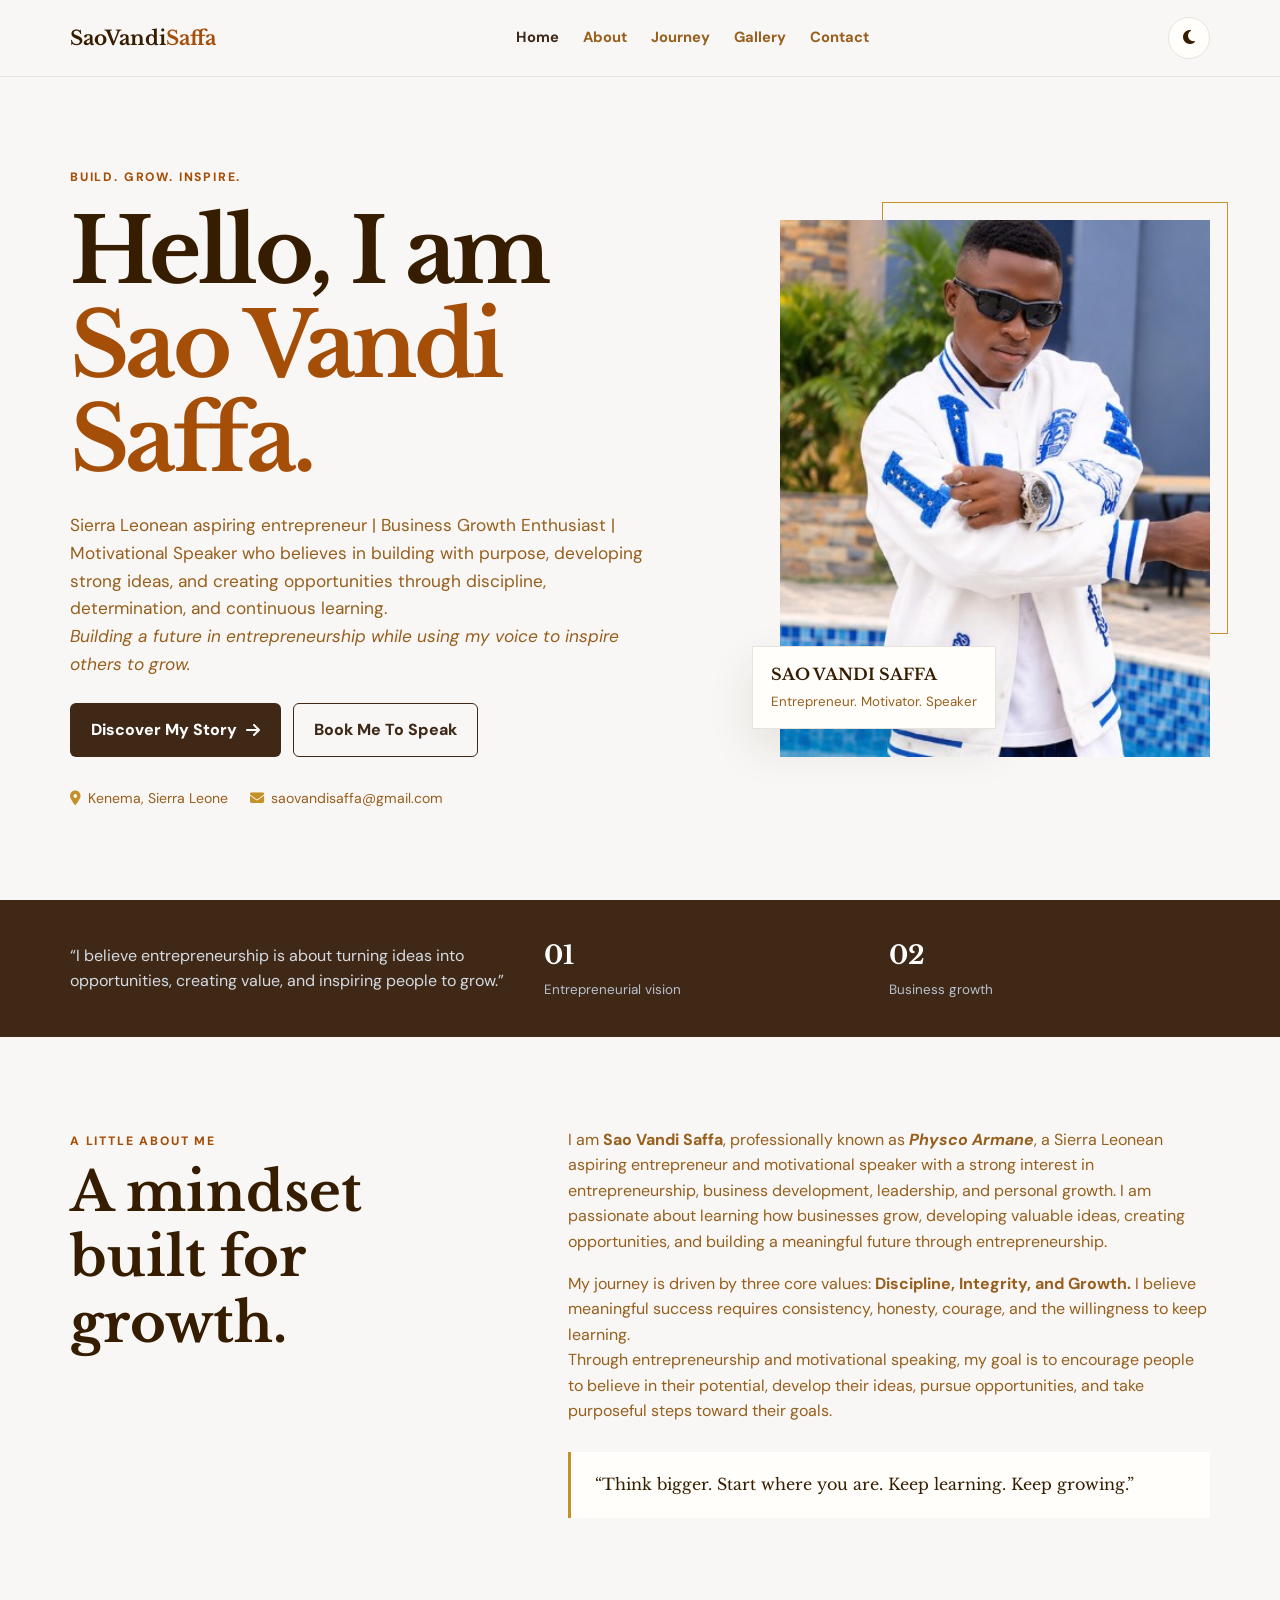
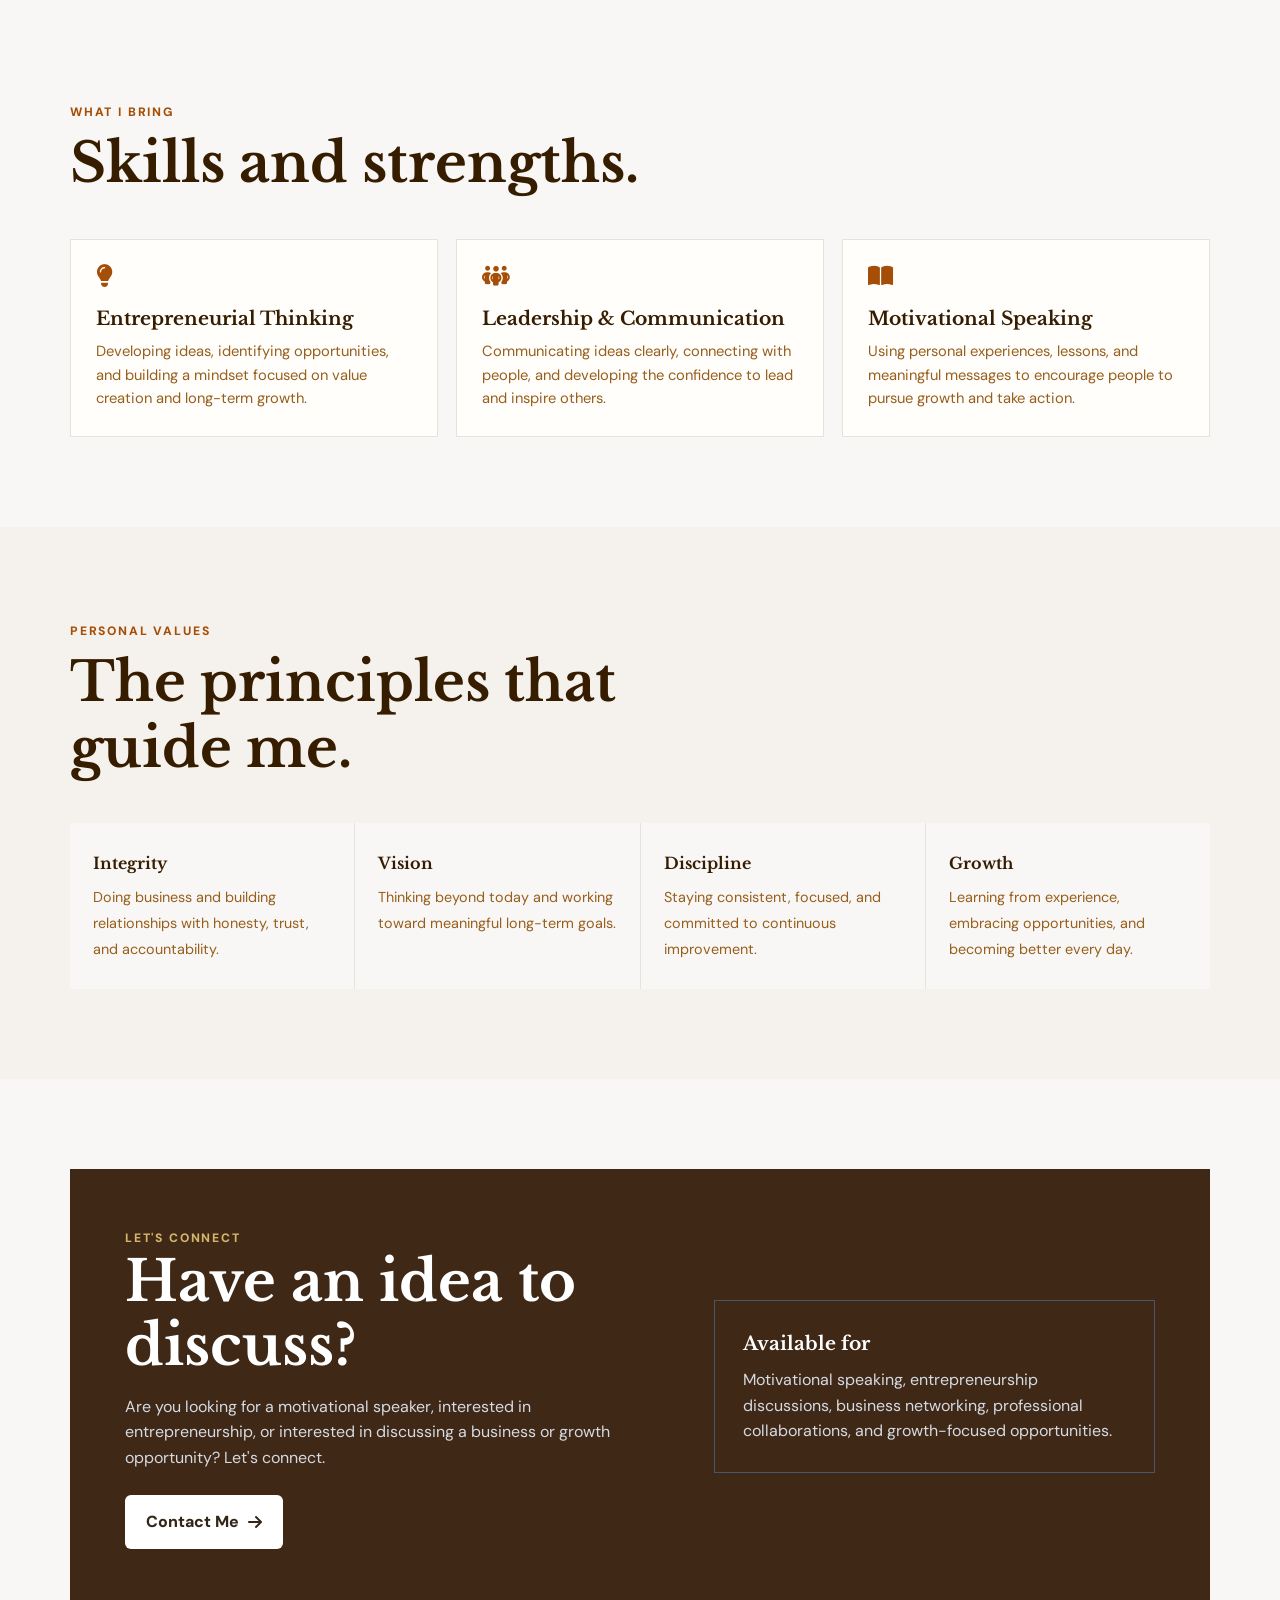
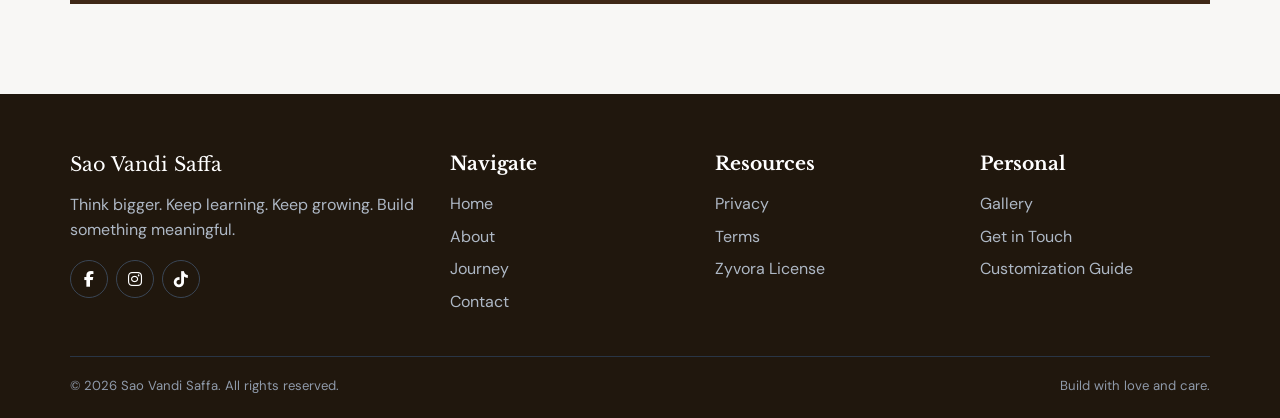
<file: index.html>
<!DOCTYPE html>

<html lang="en">

<head>

  <meta name="msvalidate.01" content="C5AD6FC75478C789AB853C7C9F8C9426" />

  <meta name="google-site-verification" content="kUoNEZyaHHgk7iwT_O8pBj2s8zlIZLvoUZk-4N_OeV8" />

  <meta charset="UTF-8">

  <meta name="viewport" content="width=device-width, initial-scale=1.0">

  <meta name="description" content="Official personal website of Sao Vandi Saffa, professionally known as Physco Armane — Sierra Leonean aspiring entrepreneur, business-minded professional and motivational speaker focused on entrepreneurship, personal growth, leadership and inspiring others to pursue meaningful success.">

  <meta name="keywords" content="Sao Vandi Saffa, Physco Armane, Sierra Leone entrepreneur, aspiring entrepreneur, business growth, entrepreneurship, motivational speaker, public speaker, leadership, personal development, Kenema, Sierra Leone">

  <meta name="author" content="Sao Vandi Saffa">

  <meta name="robots" content="index, follow">

  <meta name="theme-color" content="#4a3926">

  <meta property="og:type" content="website">

  <meta property="og:title" content="Sao Vandi Saffa | Entrepreneur, Business Mindset & Motivational Speaker">

  <meta property="og:description" content="Discover the story, ambitions, values and journey of Sao Vandi Saffa, an aspiring entrepreneur and motivational speaker passionate about business growth, leadership and personal development.">

  <meta property="og:image" content="images/profile.jpg">

  <meta property="og:site_name" content="Sao Vandi Saffa">

  <meta name="twitter:card" content="summary_large_image">


  <title>Sao Vandi Saffa | Entrepreneur, Business Mindset & Motivational Speaker</title>

  
  <!-- =====================================================
       OPEN GRAPH — FACEBOOK & WHATSAPP SOCIAL PREVIEW
       ===================================================== -->
  
  <meta property="og:type" content="website">
  <meta property="og:locale" content="en_SL">
  <meta property="og:site_name" content="Sao Vandi Saffa">
  <meta property="og:title" content="Sao Vandi Saffa | Entrepreneur & Motivational Speaker">
  <meta property="og:description" content="Discover the story, ambitions, values and journey of Sao Vandi Saffa, professionally known as Physco Armane, focused on entrepreneurship, leadership, business growth and personal development.">
  <meta property="og:url" content="https://z-tech-os.github.io/sao-vandi-saffa/">
  <meta property="og:image" content="https://z-tech-os.github.io/sao-vandi-saffa/assets/images/profile.jpg">
  <meta property="og:image:secure_url" content="https://z-tech-os.github.io/sao-vandi-saffa/assets/images/profile.jpg">
  <meta property="og:image:type" content="image/jpeg">
  <meta property="og:image:alt" content="Sao Vandi Saffa — Entrepreneur, Motivator and Speaker">
  
  <!-- =====================================================
       TWITTER / X SOCIAL IMAGE PREVIEW
       ===================================================== -->
  
  <meta name="twitter:card" content="summary_large_image">
  <meta name="twitter:title" content="Sao Vandi Saffa | Entrepreneur & Motivational Speaker">
  <meta name="twitter:description" content="Learn about Sao Vandi Saffa, professionally known as Physco Armane, and his ambitions in entrepreneurship, leadership, business growth and motivational speaking.">
  <meta name="twitter:image" content="https://z-tech-os.github.io/sao-vandi-saffa/assets/images/profile.jpg">
  <meta name="twitter:image:alt" content="Sao Vandi Saffa — Entrepreneur, Motivator and Speaker">

  <link rel="preconnect" href="https://fonts.googleapis.com">

  <link rel="preconnect" href="https://fonts.gstatic.com" crossorigin>

  <link href="https://fonts.googleapis.com/css2?family=DM+Sans:wght@400;500;600;700;800&family=Libre+Baskerville:wght@400;700&display=swap" rel="stylesheet">

  <link rel="stylesheet" href="https://cdnjs.cloudflare.com/ajax/libs/font-awesome/6.5.2/css/all.min.css">

  <link rel="stylesheet" href="assets/css/style.css">

   <link rel="website icon" href="assets/images/sao-saffa.jpg">

</head>

<body>

  <div class="loader"><div class="loader-line"></div></div>


  <header class="site-header">


    <nav class="nav container">

      <a class="wordmark" href="index.html">SaoVandi<span>Saffa</span></a>

      <div class="nav-links">

        <a class="active" href="index.html">Home</a>

        <a class="" href="about.html">About</a>

        <a class="" href="journey.html">Journey</a>

        <a class="" href="gallery.html">Gallery</a>

        <a class="" href="contact.html">Contact</a>

      </div>


      <div class="nav-tools">

        <button class="icon-btn" id="modeBtn" aria-label="Toggle theme"><i class="fa-solid fa-moon"></i></button>

        <button class="menu-btn" aria-label="Open menu" aria-expanded="false"><i class="fa-solid fa-bars"></i></button>

      </div>

    </nav>

  </header>


  <main>


<section class="hero">

  <div class="container hero-grid">

    <div class="hero-copy reveal">

      <span class="eyebrow">Build. Grow. Inspire.</span>

      <h1>Hello, I am <span>Sao Vandi Saffa.</span></h1>

      <p>

        Sierra Leonean aspiring entrepreneur | Business Growth Enthusiast | Motivational Speaker who believes in building with purpose,

        developing strong ideas, and creating opportunities through discipline, determination, and continuous learning. <br>

        <em>Building a future in entrepreneurship while using my voice to inspire others to grow.</em>

      </p>

      <div class="hero-actions">

        <a class="btn btn-primary" href="about.html">Discover My Story <i class="fa-solid fa-arrow-right"></i></a>

        <a class="btn btn-outline" href="contact.html">Book Me To Speak</a>

      </div>

      <div class="hero-meta">

        <span><i class="fa-solid fa-location-dot"></i> Kenema, Sierra Leone</span>

        <span><i class="fa-solid fa-envelope"></i> saovandisaffa@gmail.com</span>

      </div>

    </div>

    <div class="profile-frame reveal">

      <img src="assets/images/profile.jpg" alt="Sao Vandi Saffa">

      <div class="profile-caption"><strong>SAO VANDI SAFFA</strong><small>Entrepreneur. Motivator. Speaker</small></div>

    </div>

  </div>

</section>


<section class="intro-strip">

  <div class="container intro-grid">

    <p>“I believe entrepreneurship is about turning ideas into opportunities, creating value, and inspiring people to grow.”</p>

    <div class="intro-stat"><strong>01</strong><span>Entrepreneurial vision</span></div>

    <div class="intro-stat"><strong>02</strong><span>Business growth</span></div>

  </div>

</section>


<section class="section">

  <div class="container about-grid">

    <div class="section-heading reveal">

      <span class="eyebrow">A little about me</span>

      <h2>A mindset built for growth.</h2>

    </div>

    <div class="about-copy reveal">

      <p>

        I am <strong>Sao Vandi Saffa</strong>, professionally known as <strong><em>Physco Armane</em></strong>, a Sierra Leonean

        aspiring entrepreneur and motivational speaker with a strong interest in entrepreneurship, business development, leadership, and personal growth.

        I am passionate about learning how businesses grow, developing valuable ideas, creating opportunities, and building a meaningful future through entrepreneurship.

      </p>

      <p>

        My journey is driven by three core values: <strong>Discipline, Integrity, and Growth.</strong>

        I believe meaningful success requires consistency, honesty, courage, and the willingness to keep learning. <br>

        Through entrepreneurship and motivational speaking, my goal is to encourage people to believe in their potential,

        develop their ideas, pursue opportunities, and take purposeful steps toward their goals.

      </p>

      <div class="quote">“Think bigger. Start where you are. Keep learning. Keep growing.”</div>

    </div>

  </div>

</section>


<section class="section">

  <div class="container">

    <div class="section-heading reveal">

      <span class="eyebrow">What I bring</span>

      <h2>Skills and strengths.</h2>

    </div>


    <div class="skills-grid">


      <article class="skill-card reveal">

        <i class="fa-solid fa-lightbulb"></i>

        <h3>Entrepreneurial Thinking</h3>

        <p>Developing ideas, identifying opportunities, and building a mindset focused on value creation and long-term growth.</p>

      </article>


      <article class="skill-card reveal">

        <i class="fa-solid fa-people-group"></i>

        <h3>Leadership & Communication</h3>

        <p>Communicating ideas clearly, connecting with people, and developing the confidence to lead and inspire others.</p>

      </article>


      <article class="skill-card reveal">

        <i class="fa-solid fa-book-open"></i>

        <h3>Motivational Speaking</h3>

        <p>Using personal experiences, lessons, and meaningful messages to encourage people to pursue growth and take action.</p>

      </article>

    </div>

  </div>

</section>


<section class="section values">

  <div class="container">

    <div class="section-heading reveal">

      <span class="eyebrow">Personal values</span>

      <h2>The principles that guide me.</h2>

    </div>

    <div class="values-grid">


      <div class="value reveal">

        <strong>Integrity</strong>

        <span>Doing business and building relationships with honesty, trust, and accountability.</span>

      </div>


      <div class="value reveal">

        <strong>Vision</strong>

        <span>Thinking beyond today and working toward meaningful long-term goals.</span>

      </div>


      <div class="value reveal">

        <strong>Discipline</strong>

        <span>Staying consistent, focused, and committed to continuous improvement.</span>

      </div>


      <div class="value reveal">

        <strong>Growth</strong>

        <span>Learning from experience, embracing opportunities, and becoming better every day.</span>

      </div>

    </div>

  </div>

</section>


<section class="section">

  <div class="container contact-box reveal">

    <div>

      <span class="eyebrow" style="color:#d5b66d">Let's connect</span>

      <h2>Have an idea to discuss?</h2>

      <p>Are you looking for a motivational speaker, interested in entrepreneurship, or interested in discussing a business or growth opportunity? Let's connect.</p>

      <a class="btn" style="background:#fff;color:#332617" href="contact.html">Contact Me <i class="fa-solid fa-arrow-right"></i></a>

    </div>

    <div class="contact-note">

      <h3>Available for</h3>

      <p>Motivational speaking, entrepreneurship discussions, business networking, professional collaborations, and growth-focused opportunities.</p>

    </div>

  </div>

</section>


  </main>


  <footer>

    <div class="container footer-grid">

      <div>

        <div class="footer-brand">Sao Vandi Saffa</div>

        <p class="footer-copy">Think bigger. Keep learning. Keep growing. Build something meaningful.</p>

        <div class="socials">

          <a href="https://www.facebook.com/profile.php?id=61568543410138" aria-label="Facebook"><i class="fa-brands fa-facebook-f"></i></a>

          <a href="https://www.instagram.com/saovandisafffa?stkn=eXl3Y2ppcTc5aGw5" aria-label="Instagram"><i class="fa-brands fa-instagram"></i></a>

          <a href="https://www.tiktok.com/@saovandisaffa?_r=1&_t=ZS-9A6ydwHNFzw" aria-label="TikTok"><i class="fa-brands fa-tiktok"></i></a>

        </div>

      </div>

      <div class="footer-col"><h3>Navigate</h3><a href="index.html">Home</a><a href="about.html">About</a><a href="journey.html">Journey</a><a href="contact.html">Contact</a></div>

      <div class="footer-col"><h3>Resources</h3><a href="privacy.html">Privacy</a><a href="terms.html">Terms</a><a href="license.html">Zyvora License</a></div>

      <div class="footer-col"><h3>Personal</h3><a href="gallery.html">Gallery</a><a href="contact.html">Get in Touch</a><a href="README.md">Customization Guide</a></div>

    </div>

    <div class="container footer-bottom"><span>&copy; 2026 Sao Vandi Saffa. All rights reserved.</span><span>Build with love and care.</span></div>

  </footer>


  <script src="assets/js/main.js"></script>

</body>

</html>
</file>
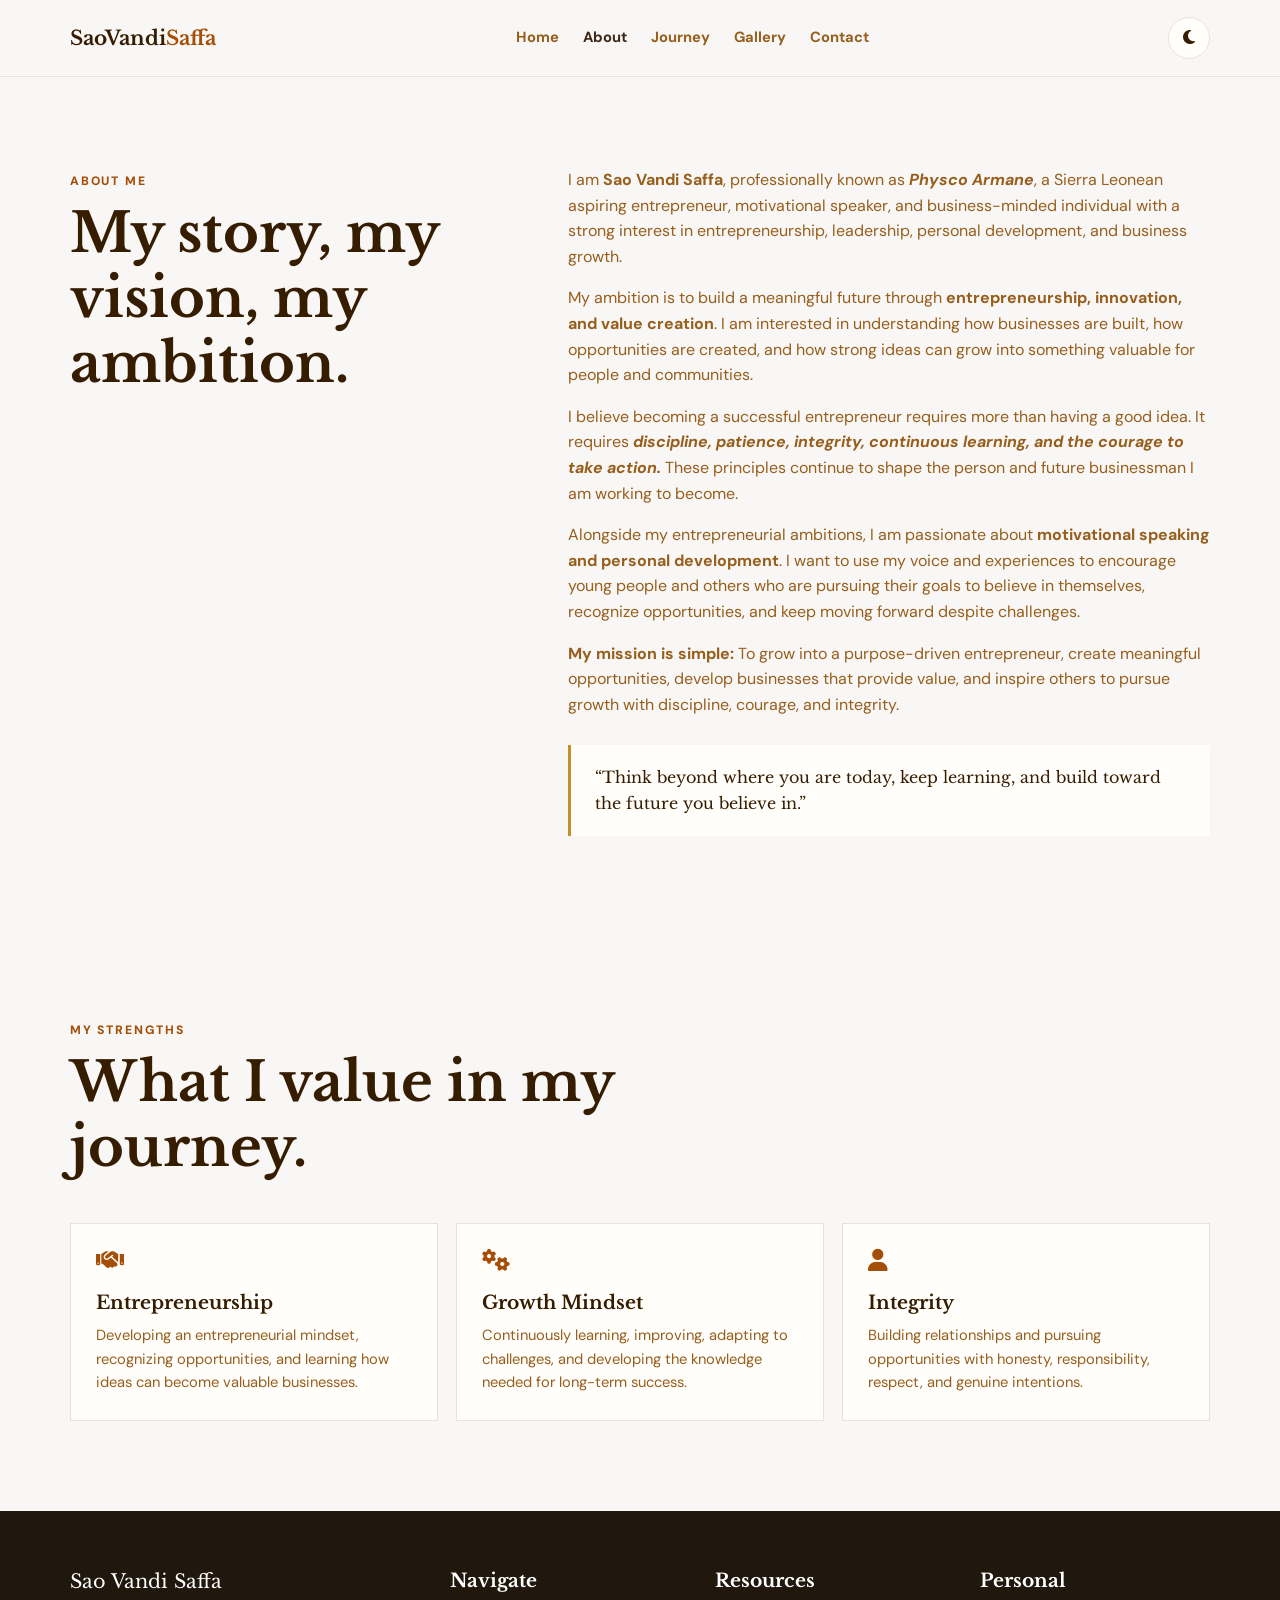
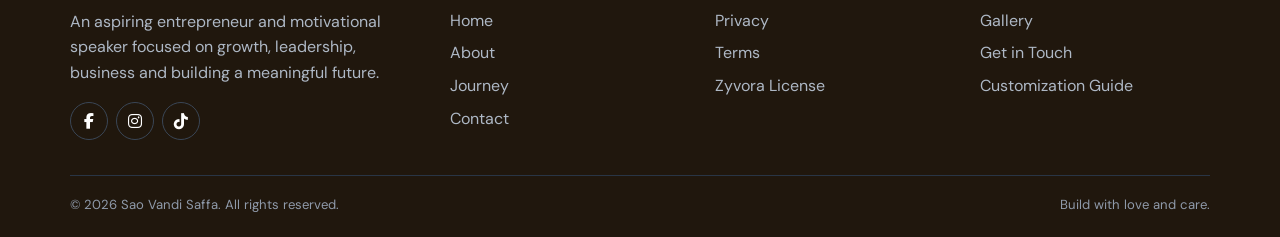
<file: about.html>
<!DOCTYPE html>
<html lang="en">
<head>
  <meta name="msvalidate.01" content="C5AD6FC75478C789AB853C7C9F8C9426" />
  <meta name="google-site-verification" content="kUoNEZyaHHgk7iwT_O8pBj2s8zlIZLvoUZk-4N_OeV8" />
  <meta charset="UTF-8">
  <meta name="viewport" content="width=device-width, initial-scale=1.0">

  <meta name="description" content="Learn more about Sao Vandi Saffa, professionally known as Physco Armane, a Sierra Leonean aspiring entrepreneur and motivational speaker focused on entrepreneurship, business growth, leadership and personal development.">

  <meta name="author" content="Sao Vandi Saffa">
  <meta name="robots" content="index, follow">
  <meta name="theme-color" content="#4a3926">

  <meta property="og:type" content="website">
  <meta property="og:title" content="About Sao Vandi Saffa">
  <meta property="og:description" content="Discover the story, purpose, ambitions and values behind Sao Vandi Saffa and his journey toward entrepreneurship and motivational speaking.">
  <meta property="og:image" content="images/profile.jpg">

  <title>About Sao Vandi Saffa | Entrepreneur & Motivational Speaker</title>

  <link rel="preconnect" href="https://fonts.googleapis.com">
  <link rel="preconnect" href="https://fonts.gstatic.com" crossorigin>

  <link href="https://fonts.googleapis.com/css2?family=DM+Sans:wght@400;500;600;700;800&family=Libre+Baskerville:wght@400;700&display=swap" rel="stylesheet">

  <link rel="stylesheet" href="https://cdnjs.cloudflare.com/ajax/libs/font-awesome/6.5.2/css/all.min.css">

  <link rel="stylesheet" href="assets/css/style.css">
</head>

<body>

  <div class="loader">
    <div class="loader-line"></div>
  </div>

  <header class="site-header">

    <nav class="nav container">

      <a class="wordmark" href="index.html">SaoVandi<span>Saffa</span></a>

      <div class="nav-links">

        <a class="" href="index.html">Home</a>

        <a class="active" href="about.html">About</a>

        <a class="" href="journey.html">Journey</a>

        <a class="" href="gallery.html">Gallery</a>

        <a class="" href="contact.html">Contact</a>

      </div>

      <div class="nav-tools">

        <button class="icon-btn" id="modeBtn" aria-label="Toggle theme">
          <i class="fa-solid fa-moon"></i>
        </button>

        <button class="menu-btn" aria-label="Open menu" aria-expanded="false">
          <i class="fa-solid fa-bars"></i>
        </button>

      </div>

    </nav>

  </header>

  <main>

<section class="section">

  <div class="container about-grid">

    <div class="section-heading reveal">

      <span class="eyebrow">About me</span>

      <h2>My story, my vision, my ambition.</h2>

    </div>

    <div class="about-copy reveal">

      <p>
        I am <strong>Sao Vandi Saffa</strong>, professionally known as
        <strong><em>Physco Armane</em></strong>, a Sierra Leonean aspiring
        entrepreneur, motivational speaker, and business-minded individual
        with a strong interest in entrepreneurship, leadership, personal
        development, and business growth.
      </p>

      <p>
        My ambition is to build a meaningful future through
        <strong>entrepreneurship, innovation, and value creation</strong>.
        I am interested in understanding how businesses are built,
        how opportunities are created, and how strong ideas can grow into
        something valuable for people and communities.
      </p>

      <p>
        I believe becoming a successful entrepreneur requires more than
        having a good idea. It requires <strong><em>discipline, patience,
        integrity, continuous learning, and the courage to take action.</em></strong>
        These principles continue to shape the person and future businessman
        I am working to become.
      </p>

      <p>
        Alongside my entrepreneurial ambitions, I am passionate about
        <strong>motivational speaking and personal development</strong>.
        I want to use my voice and experiences to encourage young people
        and others who are pursuing their goals to believe in themselves,
        recognize opportunities, and keep moving forward despite challenges.
      </p>

      <p>
        <strong>My mission is simple:</strong>
        To grow into a purpose-driven entrepreneur, create meaningful
        opportunities, develop businesses that provide value, and inspire
        others to pursue growth with discipline, courage, and integrity.
      </p>

      <div class="quote">
        “Think beyond where you are today, keep learning, and build toward the future you believe in.”
      </div>

    </div>

  </div>

</section>

<section class="section">

  <div class="container">

    <div class="section-heading reveal">

      <span class="eyebrow">My strengths</span>

      <h2>What I value in my journey.</h2>

    </div>

    <div class="skills-grid">

      <article class="skill-card reveal">

        <i class="fa-solid fa-handshake"></i>

        <h3>Entrepreneurship</h3>

        <p>
          Developing an entrepreneurial mindset, recognizing opportunities,
          and learning how ideas can become valuable businesses.
        </p>

      </article>

      <article class="skill-card reveal">

        <i class="fa-solid fa-gears"></i>

        <h3>Growth Mindset</h3>

        <p>
          Continuously learning, improving, adapting to challenges, and
          developing the knowledge needed for long-term success.
        </p>

      </article>

      <article class="skill-card reveal">

        <i class="fa-solid fa-user"></i>

        <h3>Integrity</h3>

        <p>
          Building relationships and pursuing opportunities with honesty,
          responsibility, respect, and genuine intentions.
        </p>

      </article>

    </div>

  </div>

</section>

  </main>

  <footer>

    <div class="container footer-grid">

      <div>

        <div class="footer-brand">Sao Vandi Saffa</div>

        <p class="footer-copy">
          An aspiring entrepreneur and motivational speaker focused on growth,
          leadership, business and building a meaningful future.
        </p>

        <div class="socials">

          <a href="https://www.facebook.com/profile.php?id=61568543410138" aria-label="Facebook">
            <i class="fa-brands fa-facebook-f"></i>
          </a>

          <a href="https://www.instagram.com/saovandisafffa?stkn=eXl3Y2ppcTc5aGw5" aria-label="Instagram">
            <i class="fa-brands fa-instagram"></i>
          </a>

          <a href="https://www.tiktok.com/@saovandisaffa?_r=1&_t=ZS-9A6ydwHNFzw" aria-label="TikTok">
            <i class="fa-brands fa-tiktok"></i>
          </a>

        </div>

      </div>

      <div class="footer-col">
        <h3>Navigate</h3>
        <a href="index.html">Home</a>
        <a href="about.html">About</a>
        <a href="journey.html">Journey</a>
        <a href="contact.html">Contact</a>
      </div>

      <div class="footer-col">
        <h3>Resources</h3>
        <a href="privacy.html">Privacy</a>
        <a href="terms.html">Terms</a>
        <a href="license.html">Zyvora License</a>
      </div>

      <div class="footer-col">
        <h3>Personal</h3>
        <a href="gallery.html">Gallery</a>
        <a href="contact.html">Get in Touch</a>
        <a href="README.md">Customization Guide</a>
      </div>

    </div>

    <div class="container footer-bottom">
      <span>&copy; 2026 Sao Vandi Saffa. All rights reserved.</span>
      <span>Build with love and care.</span>
    </div>

  </footer>

  <script src="assets/js/main.js"></script>

</body>
</html>
</file>
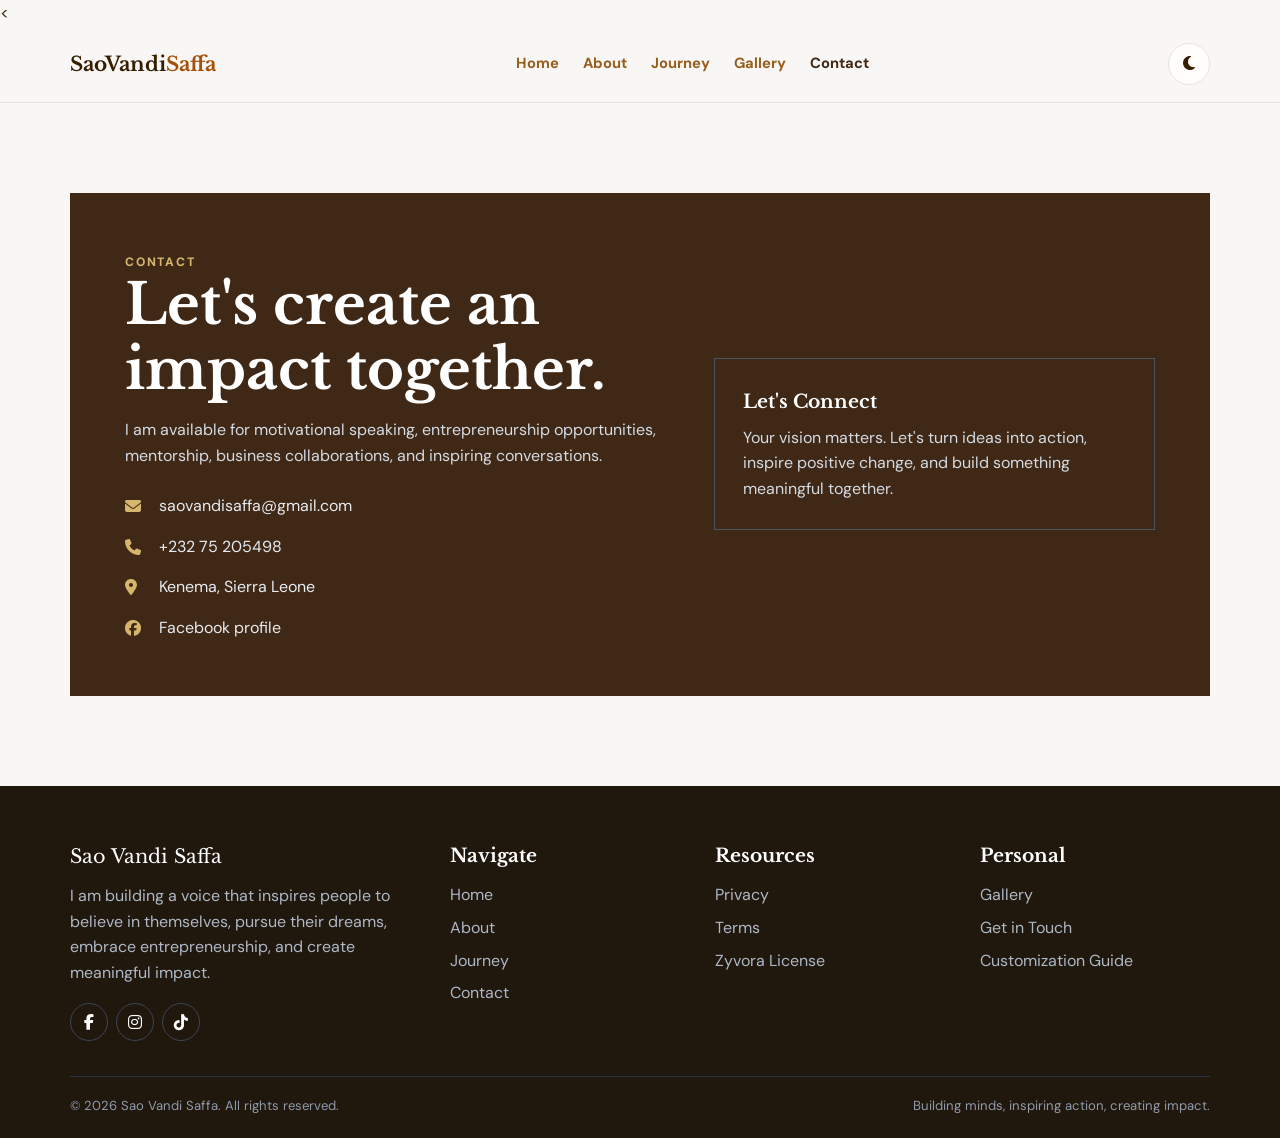
<file: contact.html>
<!DOCTYPE html>
<html lang="en">
<head>
  <meta name="msvalidate.01" content="C5AD6FC75478C789AB853C7C9F8C9426" />
  <meta name="google-site-verification" content="kUoNEZyaHHgk7iwT_O8pBj2s8zlIZLvoUZk-4N_OeV8" />
  <<meta charset="UTF-8">
  <meta name="viewport" content="width=device-width, initial-scale=1.0">
  <meta name="description" content="Connect with Sao Vandi Saffa for entrepreneurship opportunities, motivational speaking, business inspiration, mentorship and collaboration. Based in Kenema, Sierra Leone.">
  <meta name="author" content="Sao Vandi Saffa">
  <meta name="robots" content="index, follow">
  <meta name="theme-color" content="#4a3926">
  <meta property="og:type" content="website">
  <meta property="og:title" content="Contact Sao Vandi Saffa | Entrepreneurship & Motivational Speaking">
  <meta property="og:description" content="Connect with Sao Vandi Saffa for motivational speaking, entrepreneurship, mentorship and meaningful collaborations.">
  <meta property="og:image" content="images/profile.jpg">
  <title>Contact Sao Vandi Saffa | Entrepreneurship & Motivational Speaking</title>
  <link rel="preconnect" href="https://fonts.googleapis.com">
  <link rel="preconnect" href="https://fonts.gstatic.com" crossorigin>
  <link href="https://fonts.googleapis.com/css2?family=DM+Sans:wght@400;500;600;700;800&family=Libre+Baskerville:wght@400;700&display=swap" rel="stylesheet">
  <link rel="stylesheet" href="https://cdnjs.cloudflare.com/ajax/libs/font-awesome/6.5.2/css/all.min.css">
  <link rel="stylesheet" href="assets/css/style.css">
</head>
<body>
  <div class="loader"><div class="loader-line"></div></div>
  <header class="site-header">
    <nav class="nav container">
      <a class="wordmark" href="index.html">SaoVandi<span>Saffa</span></a>
      <div class="nav-links">
        <a class="" href="index.html">Home</a>
        <a class="" href="about.html">About</a>
        <a class="" href="journey.html">Journey</a>
        <a class="" href="gallery.html">Gallery</a>
        <a class="active" href="contact.html">Contact</a>
      </div>
      <div class="nav-tools">
        <button class="icon-btn" id="modeBtn" aria-label="Toggle theme"><i class="fa-solid fa-moon"></i></button>
        <button class="menu-btn" aria-label="Open menu" aria-expanded="false"><i class="fa-solid fa-bars"></i></button>
      </div>
    </nav>
  </header>
  <main>
    
<section class="section">
  <div class="container contact-box reveal">
    <div>
      <span class="eyebrow" style="color:#d5b66d">Contact</span>
      <h2>Let's create an impact together.</h2>
      <p>I am available for motivational speaking, entrepreneurship opportunities, mentorship, business collaborations, and inspiring conversations.</p>
      <div class="contact-list">
        <a href="mailto:saovandisaffa@gmail.com"><i class="fa-solid fa-envelope"></i> saovandisaffa@gmail.com</a>
        <a href="tel:+23275205498"><i class="fa-solid fa-phone"></i> +232 75 205498</a>
        <a href="kenema, sierra leone"><i class="fa-solid fa-location-dot"></i> Kenema, Sierra Leone</a>
        <a href="https://www.facebook.com/profile.php?id=61568543410138"><i class="fa-brands fa-facebook"></i> Facebook profile</a>
      </div>
    </div>
    <div class="contact-note">
      <h3>Let's Connect</h3>
      <p>Your vision matters. Let's turn ideas into action, inspire positive change, and build something meaningful together.</p>
    </div>
  </div>
</section>

  </main>
  <footer>
    <div class="container footer-grid">
      <div>
        <div class="footer-brand">Sao Vandi Saffa</div>
        <p class="footer-copy">I am building a voice that inspires people to believe in themselves, pursue their dreams, embrace entrepreneurship, and create meaningful impact.</p>
        <div class="socials">
          <a href="https://www.facebook.com/profile.php?id=61568543410138" aria-label="Facebook"><i class="fa-brands fa-facebook-f"></i></a>
          <a href="https://www.instagram.com/saovandisafffa?stkn=eXl3Y2ppcTc5aGw5" aria-label="Instagram"><i class="fa-brands fa-instagram"></i></a>
          <a href="https://www.tiktok.com/@saovandisaffa?_r=1&_t=ZS-9A6ydwHNFzw" aria-label="TikTok"><i class="fa-brands fa-tiktok"></i></a>
        </div>
      </div>
      <div class="footer-col"><h3>Navigate</h3><a href="index.html">Home</a><a href="about.html">About</a><a href="journey.html">Journey</a><a href="contact.html">Contact</a></div>
      <div class="footer-col"><h3>Resources</h3><a href="privacy.html">Privacy</a><a href="terms.html">Terms</a><a href="license.html">Zyvora License</a></div>
      <div class="footer-col"><h3>Personal</h3><a href="gallery.html">Gallery</a><a href="contact.html">Get in Touch</a><a href="README.md">Customization Guide</a></div>
    </div>
    <div class="container footer-bottom"><span>&copy; 2026 Sao Vandi Saffa. All rights reserved.</span><span>Building minds, inspiring action, creating impact.</span></div>
  </footer>
  <script src="assets/js/main.js"></script>
</body>
</html>
</file>
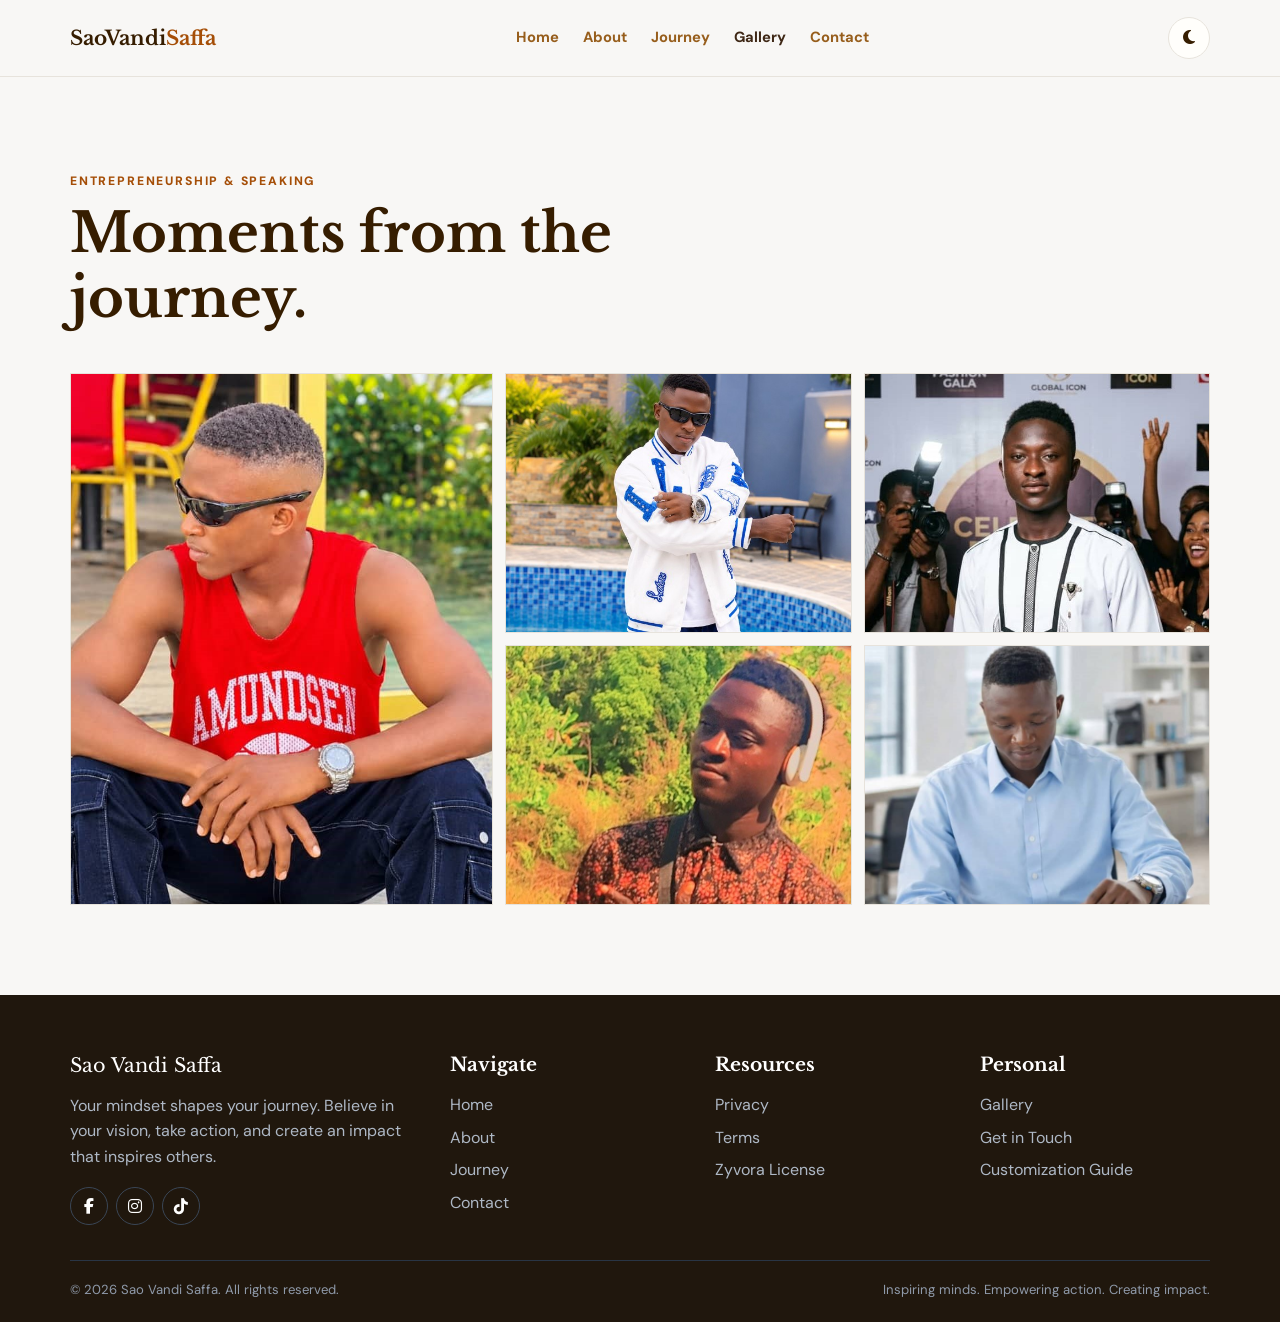
<file: gallery.html>
<!DOCTYPE html>
<html lang="en">
<head>
  <meta name="msvalidate.01" content="C5AD6FC75478C789AB853C7C9F8C9426" />
  <meta name="google-site-verification" content="kUoNEZyaHHgk7iwT_O8pBj2s8zlIZLvoUZk-4N_OeV8" />
  <meta charset="UTF-8"><meta name="viewport" content="width=device-width, initial-scale=1.0">
  <meta name="description" content="Gallery of Sao Vandi Saffa. Explore moments from the journey of a Sierra Leonean entrepreneur, motivational speaker, and advocate for personal growth and purposeful living.">
  <meta name="author" content="Sao Vandi Saffa">
  <meta name="robots" content="index, follow">
  <meta name="theme-color" content="#4a3926">
  <meta property="og:type" content="website">
  <meta property="og:title" content="Gallery | Sao Vandi Saffa">
  <meta property="og:description" content="Explore moments from Sao Vandi Saffa's journey in entrepreneurship, motivational speaking, leadership, and personal development.">
  <meta property="og:image" content="images/profile.jpg">
  <title>Gallery | Sao Vandi Saffa | Entrepreneur & Motivational Speaker</title>
  <link rel="preconnect" href="https://fonts.googleapis.com">
  <link rel="preconnect" href="https://fonts.gstatic.com" crossorigin>
  <link href="https://fonts.googleapis.com/css2?family=DM+Sans:wght@400;500;600;700;800&family=Libre+Baskerville:wght@400;700&display=swap" rel="stylesheet">
  <link rel="stylesheet" href="https://cdnjs.cloudflare.com/ajax/libs/font-awesome/6.5.2/css/all.min.css">
  <link rel="stylesheet" href="assets/css/style.css">
</head>
<body>
  <div class="loader"><div class="loader-line"></div></div>
  <header class="site-header">
    <nav class="nav container">
      <a class="wordmark" href="index.html">SaoVandi<span>Saffa</span></a>
      <div class="nav-links">
        <a class="" href="index.html">Home</a>
        <a class="" href="about.html">About</a>
        <a class="" href="journey.html">Journey</a>
        <a class="active" href="gallery.html">Gallery</a>
        <a class="" href="contact.html">Contact</a>
      </div>
      <div class="nav-tools">
        <button class="icon-btn" id="modeBtn" aria-label="Toggle theme"><i class="fa-solid fa-moon"></i></button>
        <button class="menu-btn" aria-label="Open menu" aria-expanded="false"><i class="fa-solid fa-bars"></i></button>
      </div>
    </nav>
  </header>
  <main>
    
<section class="section">
  <div class="container">

    <div class="section-heading reveal">
      <span class="eyebrow">Entrepreneurship & Speaking</span>
      <h2>Moments from the journey.</h2>
    </div>

    <div class="gallery-grid">
      <img class="reveal" src="assets/images/Sao_vandi.jpg" alt="Sao Vandi Saffa, entrepreneur and motivational speaker from Kenema, Sierra Leone" width="400" height="500" loading="lazy">
      <img class="reveal" src="assets/images/profile.jpg" alt="Sao Vandi Saffa inspiring others through entrepreneurship and motivational speaking" width="400" height="500" loading="lazy">
      <img class="reveal" src="assets/images/vandi_saffa.jpg" alt="Sao Vandi Saffa on a journey of entrepreneurship, leadership and personal development" width="400" height="500" loading="lazy">
      <img class="reveal" src="assets/images/saffa.jpg" alt="Sao Vandi Saffa, motivational speaker and aspiring entrepreneur in Sierra Leone" width="400" height="500" loading="lazy">
      <img class="reveal" src="assets/images/sao-saffa.jpg" alt="Sao Vandi Saffa promoting ambition, entrepreneurship and positive personal growth" width="400" height="500" loading="lazy">
    </div>
  </div>
</section>

  </main>
  <footer>
    <div class="container footer-grid">
      <div>
        <div class="footer-brand">Sao Vandi Saffa</div>
        <p class="footer-copy">Your mindset shapes your journey. Believe in your vision, take action, and create an impact that inspires others.</p>
        <div class="socials">
          <a href="https://www.facebook.com/profile.php?id=61568543410138" aria-label="Facebook"><i class="fa-brands fa-facebook-f"></i></a>
          <a href="https://www.instagram.com/saovandisafffa?stkn=eXl3Y2ppcTc5aGw5" aria-label="Instagram"><i class="fa-brands fa-instagram"></i></a>
          <a href="https://www.tiktok.com/@saovandisaffa?_r=1&_t=ZS-9A6ydwHNFzw" aria-label="TikTok"><i class="fa-brands fa-tiktok"></i></a>
        </div>
      </div>
      <div class="footer-col"><h3>Navigate</h3><a href="index.html">Home</a><a href="about.html">About</a><a href="journey.html">Journey</a><a href="contact.html">Contact</a></div>
      <div class="footer-col"><h3>Resources</h3><a href="privacy.html">Privacy</a><a href="terms.html">Terms</a><a href="license.html">Zyvora License</a></div>
      <div class="footer-col"><h3>Personal</h3><a href="gallery.html">Gallery</a><a href="contact.html">Get in Touch</a><a href="README.md">Customization Guide</a></div>
    </div>
    <div class="container footer-bottom"><span>&copy; 2026 Sao Vandi Saffa. All rights reserved.</span><span>Inspiring minds. Empowering action. Creating impact.</span></div>
  </footer>
  <script src="assets/js/main.js"></script>
</body>
</html>
</file>
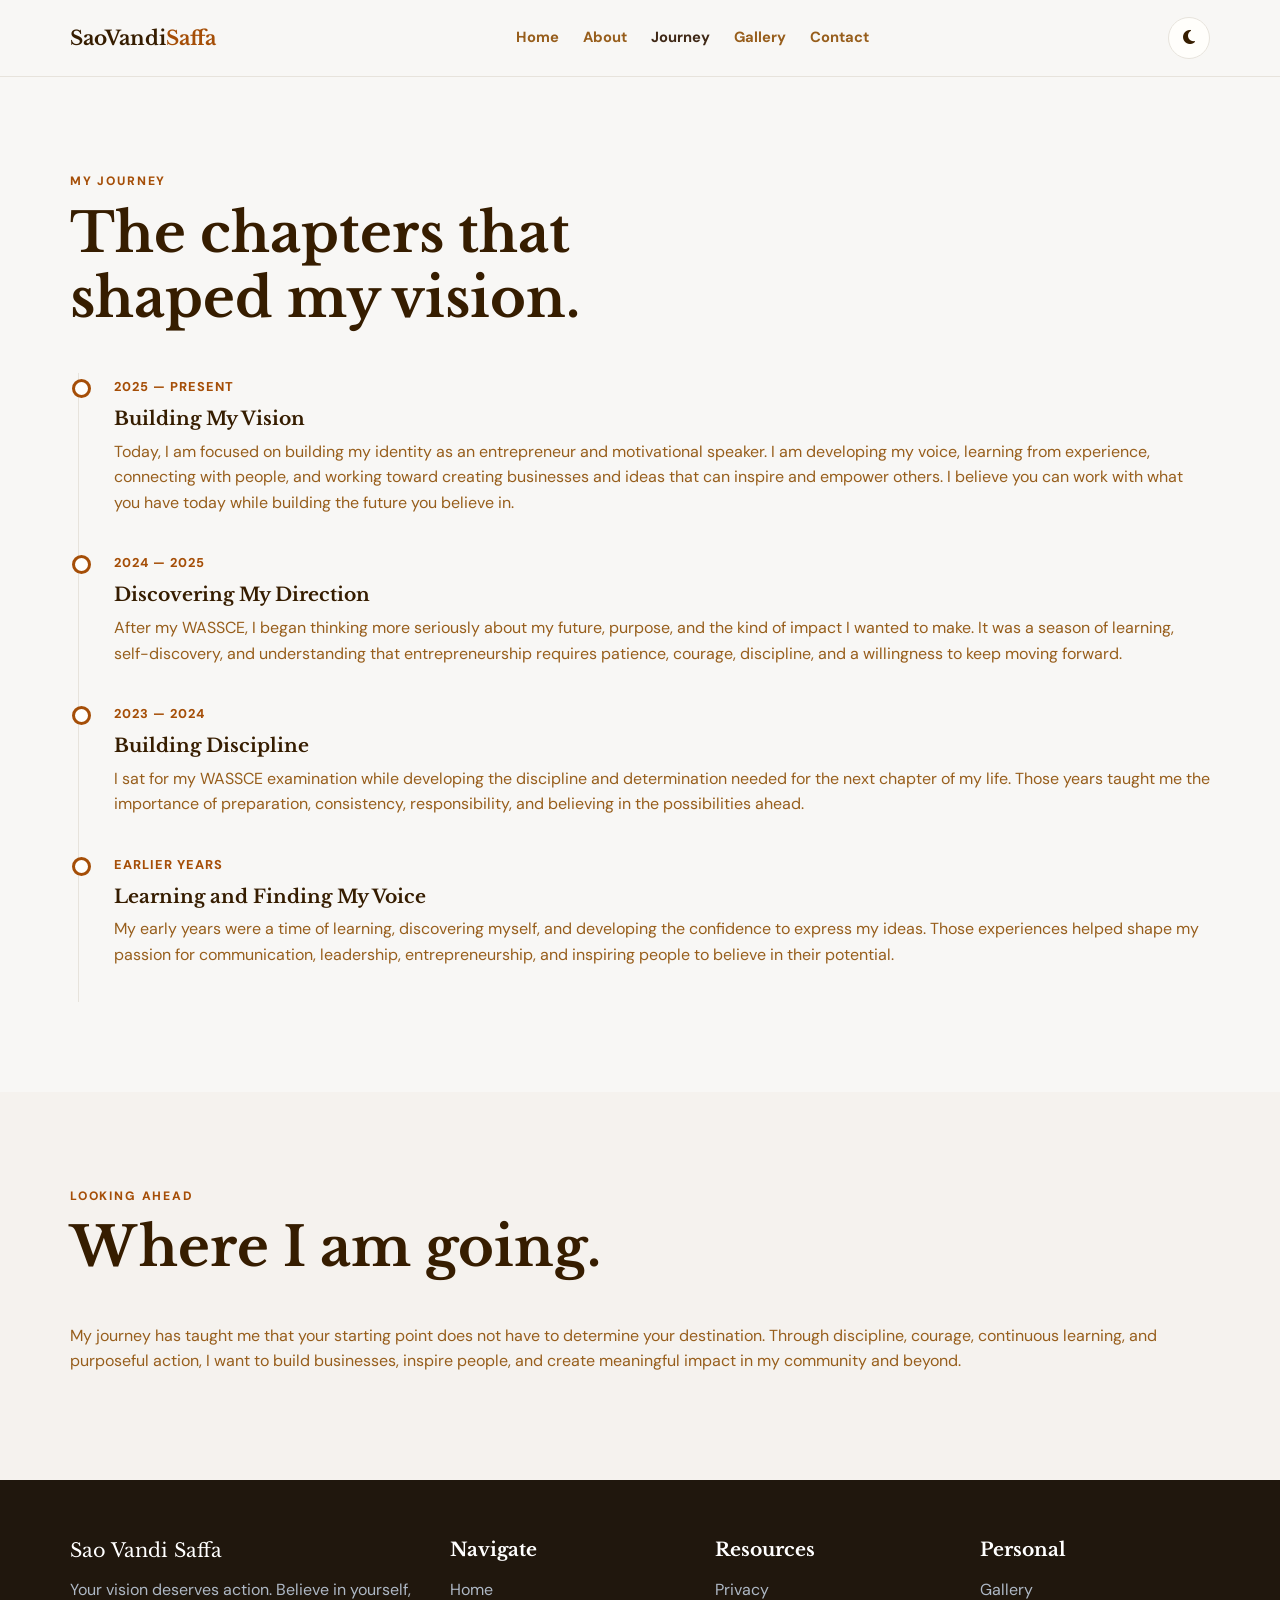
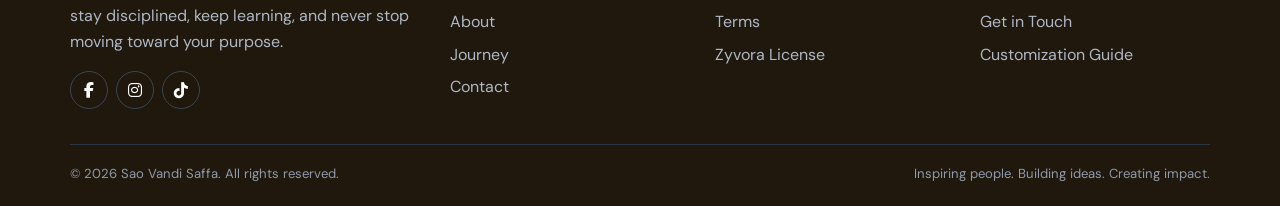
<file: journey.html>
<!DOCTYPE html>
<html lang="en">
<head>
  <meta charset="UTF-8">
  <meta name="viewport" content="width=device-width, initial-scale=1.0">
  <meta name="description" content="Explore the professional journey of Sao Vandi Saffa in entrepreneurship, motivational speaking, leadership, personal development and creating positive impact.">
  <meta name="author" content="Sao Vandi Saffa">
  <meta name="robots" content="index, follow">
  <meta name="theme-color" content="#4a3926">
  <meta property="og:type" content="website">
  <meta property="og:title" content="Journey | Sao Vandi Saffa">
  <meta property="og:description" content="Explore Sao Vandi Saffa's journey, entrepreneurial vision, motivational speaking and commitment to personal growth and positive impact.">
  <meta property="og:image" content="images/profile.jpg">
  <title>Journey | Sao Vandi Saffa | Entrepreneur & Motivational Speaker</title>
  <link rel="preconnect" href="https://fonts.googleapis.com">
  <link rel="preconnect" href="https://fonts.gstatic.com" crossorigin>
  <link href="https://fonts.googleapis.com/css2?family=DM+Sans:wght@400;500;600;700;800&family=Libre+Baskerville:wght@400;700&display=swap" rel="stylesheet">
  <link rel="stylesheet" href="https://cdnjs.cloudflare.com/ajax/libs/font-awesome/6.5.2/css/all.min.css">
  <link rel="stylesheet" href="assets/css/style.css">
</head>
<body>
  <div class="loader"><div class="loader-line"></div></div>
  <header class="site-header">
    <nav class="nav container">
      <a class="wordmark" href="index.html">SaoVandi<span>Saffa</span></a>
      <div class="nav-links">
        <a class="" href="index.html">Home</a>
        <a class="" href="about.html">About</a>
        <a class="active" href="journey.html">Journey</a>
        <a class="" href="gallery.html">Gallery</a>
        <a class="" href="contact.html">Contact</a>
      </div>
      <div class="nav-tools">
        <button class="icon-btn" id="modeBtn" aria-label="Toggle theme"><i class="fa-solid fa-moon"></i></button>
        <button class="menu-btn" aria-label="Open menu" aria-expanded="false"><i class="fa-solid fa-bars"></i></button>
      </div>
    </nav>
  </header>
  <main>
    
<section class="section">
  <div class="container">

    <div class="section-heading reveal">
      <span class="eyebrow">My journey</span>
      <h2>The chapters that shaped my vision.</h2>
    </div>

    <div class="timeline">

      <article class="timeline-item reveal">
        <span class="timeline-date">2025 — Present</span>
        <h3>Building My Vision</h3>
        <p>Today, I am focused on building my identity as an entrepreneur and motivational speaker. I am developing my voice, learning from experience, connecting with people, and working toward creating businesses and ideas that can inspire and empower others. I believe you can work with what you have today while building the future you believe in.</p>
      </article>

      <article class="timeline-item reveal">
        <span class="timeline-date">2024 — 2025</span>
        <h3>Discovering My Direction</h3>
        <p>After my WASSCE, I began thinking more seriously about my future, purpose, and the kind of impact I wanted to make. It was a season of learning, self-discovery, and understanding that entrepreneurship requires patience, courage, discipline, and a willingness to keep moving forward.</p>
      </article>

      <article class="timeline-item reveal">
        <span class="timeline-date">2023 — 2024</span>
        <h3>Building Discipline</h3>
        <p>I sat for my WASSCE examination while developing the discipline and determination needed for the next chapter of my life. Those years taught me the importance of preparation, consistency, responsibility, and believing in the possibilities ahead.</p>
      </article>

      <article class="timeline-item reveal">
        <span class="timeline-date">Earlier Years</span>
        <h3>Learning and Finding My Voice</h3>
        <p>My early years were a time of learning, discovering myself, and developing the confidence to express my ideas. Those experiences helped shape my passion for communication, leadership, entrepreneurship, and inspiring people to believe in their potential.</p>
      </article>
    </div>
  </div>
</section>
<section class="section values">
  <div class="container">

    <div class="section-heading reveal">
      <span class="eyebrow">Looking ahead</span>
      <h2>Where I am going.</h2>
    </div>

    <div class="about-copy reveal">
      <p>My journey has taught me that your starting point does not have to determine your destination. Through discipline, courage, continuous learning, and purposeful action, I want to build businesses, inspire people, and create meaningful impact in my community and beyond.<p></div>
  </div>
</section>

  </main>
  <footer>
    <div class="container footer-grid">
      <div>
        <div class="footer-brand">Sao Vandi Saffa</div>
        <p class="footer-copy">Your vision deserves action. Believe in yourself, stay disciplined, keep learning, and never stop moving toward your purpose.<p>
        <div class="socials">
          <a href="https://www.facebook.com/profile.php?id=61568543410138" aria-label="Facebook"><i class="fa-brands fa-facebook-f"></i></a>
          <a href="https://www.instagram.com/saovandisafffa?stkn=eXl3Y2ppcTc5aGw5" aria-label="Instagram"><i class="fa-brands fa-instagram"></i></a>
          <a href="https://www.tiktok.com/@saovandisaffa?_r=1&_t=ZS-9A6ydwHNFzw" aria-label="TikTok"><i class="fa-brands fa-tiktok"></i></a>
        </div>
      </div>
      <div class="footer-col"><h3>Navigate</h3><a href="index.html">Home</a><a href="about.html">About</a><a href="journey.html">Journey</a><a href="contact.html">Contact</a></div>
      <div class="footer-col"><h3>Resources</h3><a href="privacy.html">Privacy</a><a href="terms.html">Terms</a><a href="license.html">Zyvora License</a></div>
      <div class="footer-col"><h3>Personal</h3><a href="gallery.html">Gallery</a><a href="contact.html">Get in Touch</a><a href="README.md">Customization Guide</a></div>
    </div>
    <div class="container footer-bottom"><span> &copy; 2026 Sao Vandi Saffa. All rights reserved.</span><span>Inspiring people. Building ideas. Creating impact.</span></div>
  </footer>
  <script src="assets/js/main.js"></script>
</body>
</html>
</file>
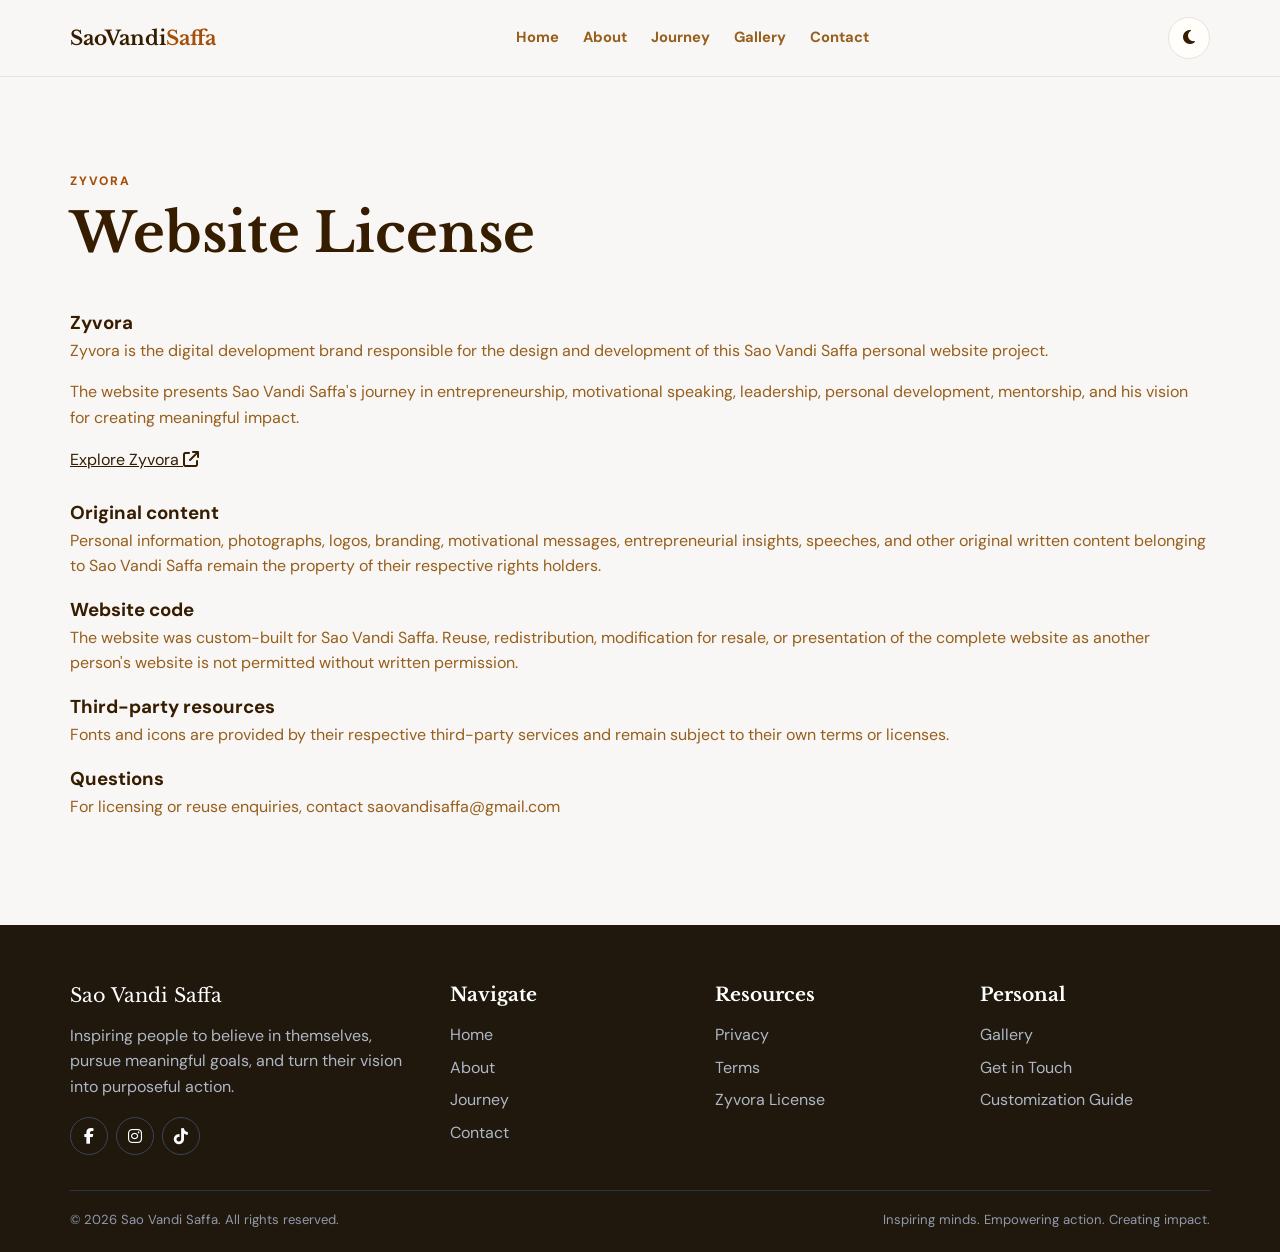
<file: license.html>
<!DOCTYPE html>
<html lang="en">
<head>
  <meta name="msvalidate.01" content="C5AD6FC75478C789AB853C7C9F8C9426" />
  <meta name="google-site-verification" content="kUoNEZyaHHgk7iwT_O8pBj2s8zlIZLvoUZk-4N_OeV8" />
  <meta charset="UTF-8">
  <meta name="viewport" content="width=device-width, initial-scale=1.0">
  <meta name="description" content="Website license and usage notice for the official Sao Vandi Saffa website, developed by Zyvora.">
  <meta name="robots" content="index, follow">
  <title>License | Sao Vandi Saffa</title>
  <link rel="preconnect" href="https://fonts.googleapis.com">
  <link rel="preconnect" href="https://fonts.gstatic.com" crossorigin>
  <link href="https://fonts.googleapis.com/css2?family=DM+Sans:wght@400;500;600;700;800&family=Libre+Baskerville:wght@400;700&display=swap" rel="stylesheet">
  <link rel="stylesheet" href="https://cdnjs.cloudflare.com/ajax/libs/font-awesome/6.5.2/css/all.min.css">
  <link rel="stylesheet" href="assets/css/style.css">
</head>
<body>
  <div class="loader"><div class="loader-line"></div></div>
  <header class="site-header">
    <nav class="nav container">
      <a class="wordmark" href="index.html">SaoVandi<span>Saffa</span></a>
      <div class="nav-links">
        <a class="" href="index.html">Home</a>
        <a class="" href="about.html">About</a>
        <a class="" href="journey.html">Journey</a>
        <a class="" href="gallery.html">Gallery</a>
        <a class="" href="contact.html">Contact</a>
      </div>
      <div class="nav-tools">
        <button class="icon-btn" id="modeBtn" aria-label="Toggle theme"><i class="fa-solid fa-moon"></i></button>
        <button class="menu-btn" aria-label="Open menu" aria-expanded="false"><i class="fa-solid fa-bars"></i></button>
      </div>
    </nav>
  </header>
  <main>
    
<section class="section">
  <div class="container about-copy reveal">

    <div class="section-heading">
      <span class="eyebrow">Zyvora</span>
      <h2>Website License</h2>
    </div>

    <h3>Zyvora</h3>
    <p>Zyvora is the digital development brand responsible for the design and development of this Sao Vandi Saffa personal website project.</p>
    <p>The website presents Sao Vandi Saffa's journey in entrepreneurship, motivational speaking, leadership, personal development, mentorship, and his vision for creating meaningful impact.</p>

    <a style="text-decoration: underline;" href="https://z-tech-os.github.io/Zyvora/" target="_blank" rel="noopener">Explore Zyvora <i class="fa-solid fa-arrow-up-right-from-square"></i></a>
<br><br>

    <h3>Original content</h3>
    <p>Personal information, photographs, logos, branding, motivational messages, entrepreneurial insights, speeches, and other original written content belonging to Sao Vandi Saffa remain the property of their respective rights holders.</p>

    <h3>Website code</h3>
    <p>The website was custom-built for Sao Vandi Saffa. Reuse, redistribution, modification for resale, or presentation of the complete website as another person's website is not permitted without written permission.</p>

    <h3>Third-party resources</h3>
    <p>Fonts and icons are provided by their respective third-party services and remain subject to their own terms or licenses.</p>

    <h3>Questions</h3>
    <p>For licensing or reuse enquiries, contact <a href="mailto:saovandisaffa@gmail.com">saovandisaffa@gmail.com</a></p>
  </div>
</section>

  </main>
  <footer>
    <div class="container footer-grid">
      <div>
        <div class="footer-brand">Sao Vandi Saffa</div>
        <p class="footer-copy">Inspiring people to believe in themselves, pursue meaningful goals, and turn their vision into purposeful action.</p>
        <div class="socials">
          <a href="https://www.facebook.com/profile.php?id=61568543410138" aria-label="Facebook"><i class="fa-brands fa-facebook-f"></i></a>
          <a href="https://www.instagram.com/saovandisafffa?stkn=eXl3Y2ppcTc5aGw5" aria-label="Instagram"><i class="fa-brands fa-instagram"></i></a>
          <a href="https://www.tiktok.com/@saovandisaffa?_r=1&_t=ZS-9A6ydwHNFzw" aria-label="TikTok"><i class="fa-brands fa-tiktok"></i></a>
        </div>
      </div>
      <div class="footer-col"><h3>Navigate</h3><a href="index.html">Home</a><a href="about.html">About</a><a href="journey.html">Journey</a><a href="contact.html">Contact</a></div>
      <div class="footer-col"><h3>Resources</h3><a href="privacy.html">Privacy</a><a href="terms.html">Terms</a><a href="license.html">Zyvora License</a></div>
      <div class="footer-col"><h3>Personal</h3><a href="gallery.html">Gallery</a><a href="contact.html">Get in Touch</a><a href="README.md">Customization Guide</a></div>
    </div>
    <div class="container footer-bottom"><span>&copy; 2026 Sao Vandi Saffa. All rights reserved.</span><span>Inspiring minds. Empowering action. Creating impact.</span></div>
  </footer>
  <script src="assets/js/main.js"></script>
</body>
</html>
</file>
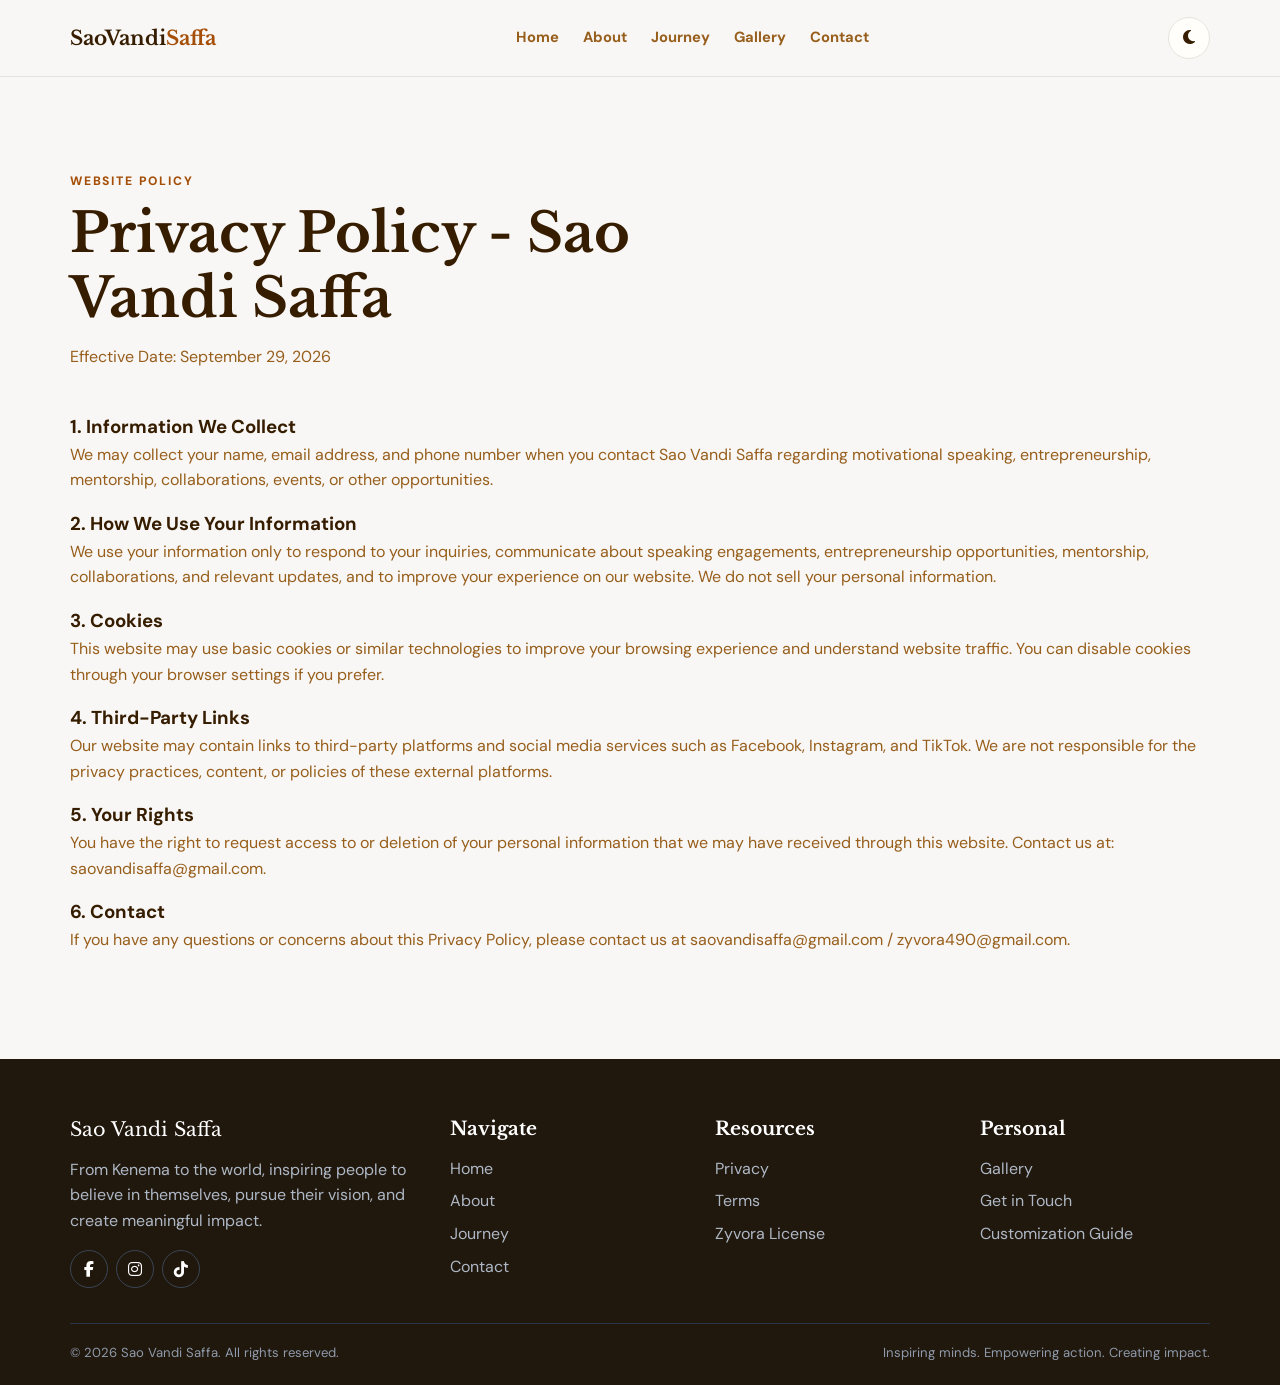
<file: privacy.html>
<!DOCTYPE html>
<html lang="en">
<head>
    <meta charset="UTF-8">
    <meta name="viewport" content="width=device-width, initial-scale=1.0">
    <meta name="description" content="Privacy policy for the official Sao Vandi Saffa website, covering information collected through entrepreneurship, motivational speaking, mentorship and collaboration activities.">
    <meta name="robots" content="index, follow">
    <title>Privacy Policy | Sao Vandi Saffa</title>
    <link rel="preconnect" href="https://fonts.googleapis.com">
    <link rel="preconnect" href="https://fonts.gstatic.com" crossorigin>
    <link href="https://fonts.googleapis.com/css2?family=DM+Sans:wght@400;500;600;700;800&family=Libre+Baskerville:wght@400;700&display=swap" rel="stylesheet">
    <link rel="stylesheet" href="https://cdnjs.cloudflare.com/ajax/libs/font-awesome/6.5.2/css/all.min.css">
    <link rel="stylesheet" href="assets/css/style.css">
</head>
<body>
  <div class="loader"><div class="loader-line"></div></div>
  <header class="site-header">
    <nav class="nav container">
      <a class="wordmark" href="index.html">SaoVandi<span>Saffa</span></a>
      <div class="nav-links">
        <a class="" href="index.html">Home</a>
        <a class="" href="about.html">About</a>
        <a class="" href="journey.html">Journey</a>
        <a class="" href="gallery.html">Gallery</a>
        <a class="" href="contact.html">Contact</a>
      </div>
      <div class="nav-tools">
        <button class="icon-btn" id="modeBtn" aria-label="Toggle theme"><i class="fa-solid fa-moon"></i></button>
        <button class="menu-btn" aria-label="Open menu" aria-expanded="false"><i class="fa-solid fa-bars"></i></button>
      </div>
    </nav>
  </header>
  <main>
    
<section class="section">
  <div class="container about-copy reveal">

    <div class="section-heading">
      <span class="eyebrow">Website policy</span>
      <h2>Privacy Policy - Sao Vandi Saffa</h2>
      <p>Effective Date: September 29, 2026</p>
    </div>
    <h3>1. Information We Collect</h3>
    <p>We may collect your name, email address, and phone number when you contact Sao Vandi Saffa regarding motivational speaking, entrepreneurship, mentorship, collaborations, events, or other opportunities.</p>

    <h3>2. How We Use Your Information</h3>
    <p>We use your information only to respond to your inquiries, communicate about speaking engagements, entrepreneurship opportunities, mentorship, collaborations, and relevant updates, and to improve your experience on our website. We do not sell your personal information.</p>

    <h3>3. Cookies</h3>
    <p>This website may use basic cookies or similar technologies to improve your browsing experience and understand website traffic. You can disable cookies through your browser settings if you prefer.</p>

    <h3>4. Third-Party Links</h3>
    <p>Our website may contain links to third-party platforms and social media services such as Facebook, Instagram, and TikTok. We are not responsible for the privacy practices, content, or policies of these external platforms.</p>

    <h3>5. Your Rights</h3>
    <p>You have the right to request access to or deletion of your personal information that we may have received through this website. Contact us at: saovandisaffa@gmail.com.</p>

    <h3>6. Contact</h3>
    <p>If you have any questions or concerns about this Privacy Policy, please contact us at saovandisaffa@gmail.com / zyvora490@gmail.com.</p>
  </div>
</section>

  </main>
  <footer>
    <div class="container footer-grid">
      <div>
        <div class="footer-brand">Sao Vandi Saffa</div>
        <p class="footer-copy">From Kenema to the world, inspiring people to believe in themselves, pursue their vision, and create meaningful impact.</p>
        <div class="socials">
          <a href="https://www.facebook.com/profile.php?id=61568543410138" aria-label="Facebook"><i class="fa-brands fa-facebook-f"></i></a>
          <a href="https://www.instagram.com/saovandisafffa?stkn=eXl3Y2ppcTc5aGw5" aria-label="Instagram"><i class="fa-brands fa-instagram"></i></a>
          <a href="https://www.tiktok.com/@saovandisaffa?_r=1&_t=ZS-9A6ydwHNFzw" aria-label="TikTok"><i class="fa-brands fa-tiktok"></i></a>
        </div>
      </div>
      <div class="footer-col"><h3>Navigate</h3><a href="index.html">Home</a><a href="about.html">About</a><a href="journey.html">Journey</a><a href="contact.html">Contact</a></div>
      <div class="footer-col"><h3>Resources</h3><a href="privacy.html">Privacy</a><a href="terms.html">Terms</a><a href="license.html">Zyvora License</a></div>
      <div class="footer-col"><h3>Personal</h3><a href="gallery.html">Gallery</a><a href="contact.html">Get in Touch</a><a href="README.md">Customization Guide</a></div>
    </div>
    <div class="container footer-bottom"><span>&copy; 2026 Sao Vandi Saffa. All rights reserved.</span><span>Inspiring minds. Empowering action. Creating impact.</span></div>
  </footer>
  <script src="assets/js/main.js"></script>
</body>
</html>
</file>
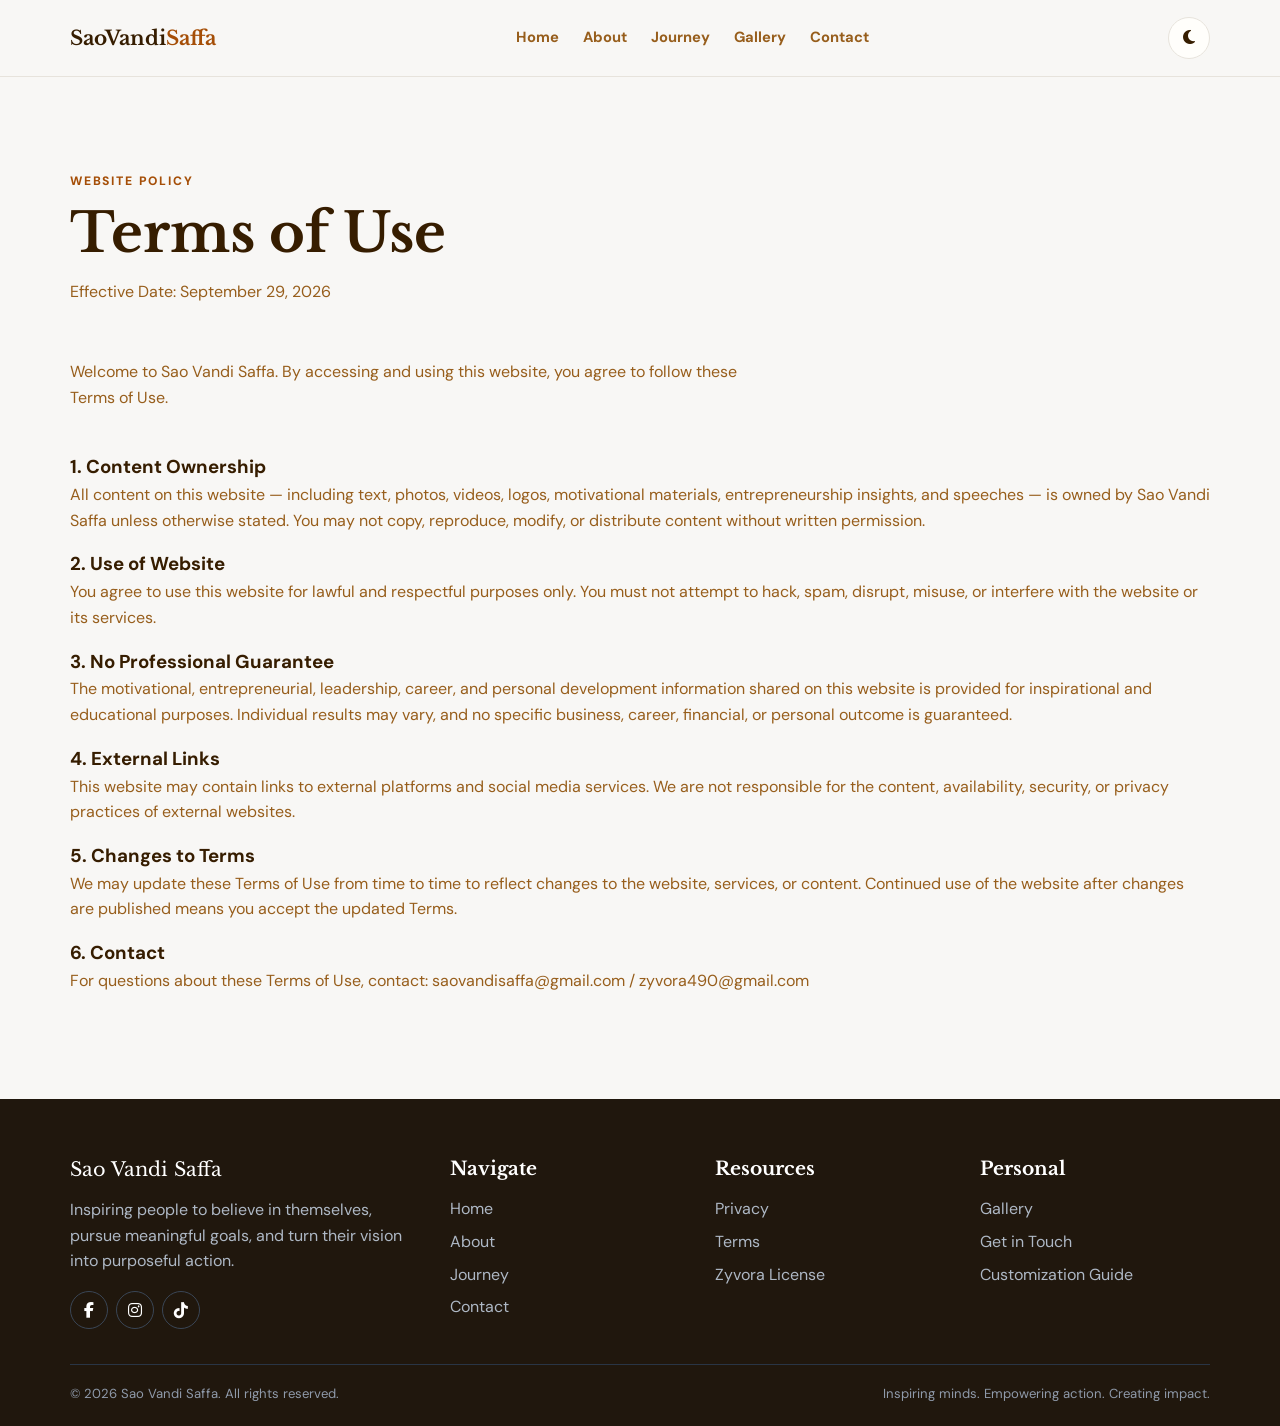
<file: terms.html>
<!DOCTYPE html>
<html lang="en">
<head>
  <meta charset="UTF-8">
  <meta name="viewport" content="width=device-width, initial-scale=1.0">
  <meta name="description" content="Terms of use for the official Sao Vandi Saffa website, covering entrepreneurship, motivational speaking, mentorship, and personal development content.">
  <meta name="robots" content="index, follow">
  <title>Terms of Use | Sao Vandi Saffa</title>
  <link rel="preconnect" href="https://fonts.googleapis.com">
  <link rel="preconnect" href="https://fonts.gstatic.com" crossorigin>
  <link href="https://fonts.googleapis.com/css2?family=DM+Sans:wght@400;500;600;700;800&family=Libre+Baskerville:wght@400;700&display=swap" rel="stylesheet">
  <link rel="stylesheet" href="https://cdnjs.cloudflare.com/ajax/libs/font-awesome/6.5.2/css/all.min.css">
  <link rel="stylesheet" href="assets/css/style.css">
</head>
<body>
  <div class="loader"><div class="loader-line"></div></div>
  <header class="site-header">
    <nav class="nav container">
      <a class="wordmark" href="index.html">SaoVandi<span>Saffa</span></a>
      <div class="nav-links">
        <a class="" href="index.html">Home</a>
        <a class="" href="about.html">About</a>
        <a class="" href="journey.html">Journey</a>
        <a class="" href="gallery.html">Gallery</a>
        <a class="" href="contact.html">Contact</a>
      </div>
      <div class="nav-tools">
        <button class="icon-btn" id="modeBtn" aria-label="Toggle theme"><i class="fa-solid fa-moon"></i></button>
        <button class="menu-btn" aria-label="Open menu" aria-expanded="false"><i class="fa-solid fa-bars"></i></button>
      </div>
    </nav>
  </header>
  <main>
    
<section class="section">
  <div class="container about-copy reveal">

    <div class="section-heading">
      <span class="eyebrow">Website policy</span>
      <h2>Terms of Use</h2>
      <p>Effective Date: September 29, 2026</p><br>
      <p>Welcome to Sao Vandi Saffa. By accessing and using this website, you agree to follow these Terms of Use.</p>
    </div>

    <h3>1. Content Ownership</h3>
    <p>All content on this website — including text, photos, videos, logos, motivational materials, entrepreneurship insights, and speeches — is owned by Sao Vandi Saffa unless otherwise stated. You may not copy, reproduce, modify, or distribute content without written permission.</p>
    
    <h3>2. Use of Website</h3>
    <p>You agree to use this website for lawful and respectful purposes only. You must not attempt to hack, spam, disrupt, misuse, or interfere with the website or its services.</p>

    <h3>3. No Professional Guarantee</h3>
    <p>The motivational, entrepreneurial, leadership, career, and personal development information shared on this website is provided for inspirational and educational purposes. Individual results may vary, and no specific business, career, financial, or personal outcome is guaranteed.</p>

    <h3>4. External Links</h3>
    <p>This website may contain links to external platforms and social media services. We are not responsible for the content, availability, security, or privacy practices of external websites.</p>

    <h3>5. Changes to Terms</h3>
    <p>We may update these Terms of Use from time to time to reflect changes to the website, services, or content. Continued use of the website after changes are published means you accept the updated Terms.</p>

    <h3>6. Contact</h3>
    <p>For questions about these Terms of Use, contact: saovandisaffa@gmail.com / zyvora490@gmail.com</p>
  </div>
</section>

  </main>
  <footer>
    <div class="container footer-grid">
      <div>
        <div class="footer-brand">Sao Vandi Saffa</div>
        <p class="footer-copy">Inspiring people to believe in themselves, pursue meaningful goals, and turn their vision into purposeful action.</p>
        <div class="socials">
          <a href="https://www.facebook.com/profile.php?id=61568543410138" aria-label="Facebook"><i class="fa-brands fa-facebook-f"></i></a>
          <a href="https://www.instagram.com/saovandisafffa?stkn=eXl3Y2ppcTc5aGw5" aria-label="Instagram"><i class="fa-brands fa-instagram"></i></a>
          <a href="https://www.tiktok.com/@saovandisaffa?_r=1&_t=ZS-9A6ydwHNFzw" aria-label="TikTok"><i class="fa-brands fa-tiktok"></i></a>
        </div>
      </div>
      <div class="footer-col"><h3>Navigate</h3><a href="index.html">Home</a><a href="about.html">About</a><a href="journey.html">Journey</a><a href="contact.html">Contact</a></div>
      <div class="footer-col"><h3>Resources</h3><a href="privacy.html">Privacy</a><a href="terms.html">Terms</a><a href="license.html">Zyvora License</a></div>
      <div class="footer-col"><h3>Personal</h3><a href="gallery.html">Gallery</a><a href="contact.html">Get in Touch</a><a href="README.md">Customization Guide</a></div>
    </div>
    <div class="container footer-bottom"><span>&copy; 2026 Sao Vandi Saffa. All rights reserved.</span><span>Inspiring minds. Empowering action. Creating impact.</span></div>
  </footer>
  <script src="assets/js/main.js"></script>
</body>
</html>
</file>
<file: assets/css/style.css>
/* =========================================================
   1. THEME VARIABLES
   ========================================================= */
:root{
  --dark-brown:#3f2816;
  --dark-brown-2:#4a3926;
  --brown:#a54e07;
  --paper:#f8f7f5;
  --white:#fffefb;
  --text:#361d00;
  --muted:#975e1c;
  --line:#e7e3dc;
  --soft:#f5f2ee;
  --gold:#c49028;
  --shadow:0 18px 45px #3326171a;
}

html[data-mode="dark"]{
  --paper:#13100e;
  --white:#292117;
  --text:#f8f6f3;
  --muted:#c5b9ae;
  --line:#4b3d30;
  --soft:#362a20;
  --shadow:0 18px 45px #00000047;
}

/* =========================================================
   2. RESET & BASE
   ========================================================= */
::-webkit-scrollbar{
  background-color: var(--gold);
  width: 12px;
}

::-webkit-scrollbar-thumb{
  background-color: var(--dark-brown);
  width: 12px;
  border-radius: 5px;
}

*{box-sizing:border-box;margin:0;padding:0;}
html{scroll-behavior:smooth; overflow-x: hidden;}
body{
  font-family:"DM Sans",sans-serif;
  background:var(--paper);
  color:var(--text);
  line-height:1.6;
  overflow-x: hidden;
  font-display: swap;
}

img{display:block;max-width:100%;}

a{color:inherit;text-decoration:none;}

button,input,textarea{font:inherit;}

.container{
  width:min(1140px,92%);
  margin:auto;
}

.section{padding:90px 0;}

.section-heading{max-width:700px;margin-bottom:42px;}

.eyebrow{
  color:var(--brown);
  font-weight:800;
  text-transform:uppercase;
  letter-spacing:.15em;
  font-size:.76rem;
}
.section-heading h2{
  font-family:"Libre Baskerville",serif;
  font-size:clamp(2rem,5vw,3.4rem);
  line-height:1.2;
  margin-top:8px;
}
.section-heading p{color:var(--muted);margin-top:13px;}

/* =========================================================
   3. LOADER
   ========================================================= */
.loader{
  position:fixed;inset:0;background:var(--paper);
  display:grid;place-items:center;z-index:9999;
  transition:.4s ease;
}

.loader.hide{opacity:0;visibility:hidden;}

.loader-line{
  width:80px;height:4px;background:var(--line);position:relative;overflow:hidden;
}

.loader-line::after{
  content:"";position:absolute;left:-40%;top:0;width:40%;height:100%;
  background:var(--dark-brown);animation:load 1s infinite ease-in-out;
}

@keyframes load{to{left:100%};}

/* =========================================================
   4. HEADER & NAVIGATION
   ========================================================= */
.site-header{
  position:sticky;top:0;z-index:1000;
  background:color-mix(in srgb,var(--paper) 92%,transparent);
  backdrop-filter:blur(12px);
  border-bottom:1px solid var(--line);
}
.nav{
  min-height:76px;
  display:flex;
  align-items:center;
  justify-content:space-between;
  gap:20px;
}
.wordmark{
  font-family:"Libre Baskerville",serif;
  font-size:1.25rem;
  font-weight:700;
}
.wordmark span{color:var(--brown);}
.nav-links{display:flex;align-items:center;gap:24px;}
.nav-links a{font-size:.92rem;font-weight:700;color:var(--muted);}
.nav-links a:hover,.nav-links a.active{color:var(--dark-brown);}
html[data-mode="dark"] .nav-links a:hover,
html[data-mode="dark"] .nav-links a.active{color:#ffffff;}
.nav-tools{display:flex;gap:8px}
.icon-btn,.menu-btn{
  width:42px;height:42px;border:1px solid var(--line);
  background:var(--white);color:var(--text);border-radius:50%;
  cursor:pointer;
}
.menu-btn{display:none;}

/* =========================================================
   5. HERO
   ========================================================= */
.hero{
  min-height:calc(100vh - 77px);
  display:grid;
  align-items:center;
  padding:70px 0;
}
.hero-grid{
  display:grid;
  grid-template-columns:1.1fr .9fr;
  align-items:center;
  gap:80px;
}
.hero-copy .eyebrow{display:block;margin-bottom:18px;}
.hero-copy h1{
  font-family:"Libre Baskerville",serif;
  font-size:clamp(2.8rem,7vw,5.9rem);
  line-height:1.05;
  letter-spacing:-.04em;
  font-display: swap;
}
.hero-copy h1 span{display:block;color:var(--brown);}
.hero-copy p{
  max-width:650px;
  color:var(--muted);
  font-size:1.08rem;
  margin:25px 0;
}
.hero-actions{display:flex;flex-wrap:wrap;gap:12px;}
.btn{
  display:inline-flex;
  align-items:center;
  justify-content:center;
  gap:9px;
  padding:13px 20px;
  border-radius:6px;
  border:1px solid transparent;
  font-weight:800;
  transition:.25s ease;
}
.btn-primary{background:var(--dark-brown);color:#fff}
.btn-primary:hover{transform:translateY(-2px);background:#23130d;}
.btn-outline{border-color:var(--dark-brown);color:var(--dark-brown);}
html[data-mode="dark"] .btn-outline{color:#fff;border-color:#ffffff;}
.btn-outline:hover{background:var(--dark-brown);color:#ffffff;}
.hero-meta{
  display:flex;
  gap:22px;
  flex-wrap:wrap;
  margin-top:30px;
  color:var(--muted);
  font-size:.88rem;
}
.hero-meta span{display:flex;align-items:center;gap:7px;}
.hero-meta i{color:var(--gold);}
.profile-frame{
  position:relative;
  max-width:430px;
  margin-left:auto;
}
.profile-frame::before{
  content:"";
  position:absolute;
  top:-18px;right:-18px;
  width:80%;height:80%;
  border:1px solid var(--gold);
  z-index:0;
}
.profile-frame img{
  position:relative;z-index:1;
  width:100%;aspect-ratio:4/5;
  object-fit:cover;
  background:var(--soft);
}
.profile-caption{
  position:absolute;
  z-index:2;
  left:-28px;bottom:28px;
  background:var(--white);
  border:1px solid var(--line);
  padding:15px 18px;
  box-shadow:var(--shadow);
}
.profile-caption strong{display:block;font-family:"Libre Baskerville",serif;}
.profile-caption small{color:var(--muted);}

/* =========================================================
   6. INTRODUCTION STRIP
   ========================================================= */
.intro-strip{
  background:var(--dark-brown);
  color:#fff;
  padding:35px 0;
}
.intro-grid{
  display:grid;
  grid-template-columns:1.4fr 1fr 1fr;
  gap:25px;
  align-items:center;
}
.intro-grid p{color:#d5dbe3;}
.intro-stat strong{display:block;font-family:"Libre Baskerville",serif;font-size:1.6rem;}
.intro-stat span{font-size:.84rem;color:#b8c1ce;}

/* =========================================================
   7. ABOUT SECTION
   ========================================================= */
.about-grid{
  display:grid;
  grid-template-columns:.8fr 1.2fr;
  gap:70px;
  align-items:start;
}
.about-label{
  font-family:"Libre Baskerville",serif;
  font-size:1.6rem;
}
.about-copy p{color:var(--muted);margin-bottom:16px;}
.quote{
  margin-top:28px;
  padding:20px 24px;
  border-left:3px solid var(--gold);
  background:var(--white);
  color:var(--text);
  font-family:"Libre Baskerville",serif;
}

/* =========================================================
   8. TIMELINE
   ========================================================= */
.timeline{border-left:1px solid var(--line);margin-left:8px;}
.timeline-item{
  position:relative;
  padding:0 0 34px 35px;
}
.timeline-item::before{
  content:"";
  position:absolute;
  left:-7px;top:6px;
  width:13px;height:13px;border-radius:50%;
  background:var(--white);
  border:3px solid var(--brown);
}
.timeline-date{
  color:var(--brown);
  font-size:.8rem;
  font-weight:800;
  text-transform:uppercase;
  letter-spacing:.08em;
}
.timeline-item h3{font-family:"Libre Baskerville",serif;margin:5px 0;}
.timeline-item p{color:var(--muted);}

/* =========================================================
   9. SKILLS
   ========================================================= */
.skills-grid{
  display:grid;
  grid-template-columns:repeat(3,1fr);
  gap:18px;
}
.skill-card{
  background:var(--white);
  border:1px solid var(--line);
  padding:25px;
  transition:.25s ease;
}
.skill-card:hover{transform:translateY(-4px);box-shadow:var(--shadow);}
.skill-card i{font-size:1.4rem;color:var(--brown);}
.skill-card h3{font-family:"Libre Baskerville",serif;margin:13px 0 6px;}
.skill-card p{color:var(--muted);font-size:.92rem;}

/* =========================================================
   10. PERSONAL VALUES
   ========================================================= */
.values{
  background:var(--soft);
}
.values-grid{
  display:grid;
  grid-template-columns:repeat(4,1fr);
  gap:1px;
  background:var(--line);
}
.value{
  background:var(--paper);
  padding:28px 23px;
}
.value strong{
  display:block;
  font-family:"Libre Baskerville",serif;
  margin-bottom:8px;
}
.value span{color:var(--muted);font-size:.9rem;}

/* =========================================================
   11. GALLERY
   ========================================================= */
.gallery-grid{
  display:grid;
  grid-template-columns:1.1fr .9fr .9fr;
  gap:12px;
}
.gallery-grid img{
  width:100%;
  height:260px;
  object-fit:cover;
  border:1px solid var(--line);
}
.gallery-grid img:first-child{height:532px;grid-row:span 2;}

/* =========================================================
   12. CONTACT
   ========================================================= */
.contact-box{
  background:var(--dark-brown);
  color:#fff;
  padding:55px;
  display:grid;
  grid-template-columns:1.1fr .9fr;
  gap:50px;
}
.contact-box h2{
  font-family:"Libre Baskerville",serif;
  font-size:clamp(2rem,5vw,3.5rem);
  line-height:1.15;
}
.contact-box p{color:#d5dbe3;margin:15px 0 25px;}
.contact-list{display:grid;gap:15px;}
.contact-list a{
  display:flex;align-items:center;gap:12px;
  color:#e7ebf0;
}
.contact-list i{width:22px;color:#d5b66d;}
.contact-note{
  padding:28px;
  border:1px solid #4a5668;
  align-self:center;
}
.contact-note h3{font-family:"Libre Baskerville",serif;margin-bottom:8px;}
.contact-note p{margin:0;}

/* =========================================================
   13. FOOTER
   ========================================================= */
footer{
  background:#20170d;
  color:#fff;
  padding:55px 0 22px;
}
.footer-grid{
  display:grid;
  grid-template-columns:1.5fr 1fr 1fr 1fr;
  gap:35px;
}
.footer-brand{
  font-family:"Libre Baskerville",serif;
  font-size:1.2rem;
}
.footer-copy{color:#aeb8c5;max-width:350px;margin-top:12px;}
.footer-col h3{font-family:"Libre Baskerville",serif;margin-bottom:12px;}
.footer-col a{display:block;color:#aeb8c5;margin:7px 0;}
.footer-col a:hover{color:#ffffff;}
.socials{display:flex;gap:8px;margin-top:17px;}
.socials a{
  width:38px;height:38px;
  border:1px solid #3a4656;
  border-radius:50%;
  display:grid;place-items:center;
}
.footer-bottom{
  border-top:1px solid #293545;
  margin-top:35px;
  padding-top:18px;
  color:#8f9aaa;
  font-size:.82rem;
  display:flex;
  justify-content:space-between;
  gap:15px;
  flex-wrap:wrap;
}

/* =========================================================
   14. REVEAL ANIMATION
   ========================================================= */
.reveal{
  opacity:0;
  transform:translateY(22px);
  transition:opacity .7s ease,transform .7s ease;
}
.reveal.show{opacity:1;transform:none;}

/* =========================================================
   15. RESPONSIVE
   ========================================================= */
@media(max-width:950px){
  .nav-links{
    position:fixed;
    top:76px;
    right:-100%;
    width:min(330px,88%);
    height:calc(100vh - 76px);
    background:var(--white);
    flex-direction:column;
    align-items:flex-start;
    padding:35px;
    border-left:1px solid var(--line);
    transition:.3s ease;
  }
  .nav-links.active{right:0;}
  .menu-btn{display:block;}
  .hero-grid{grid-template-columns:1fr;gap:50px;}
  .profile-frame{margin:0 auto;}
  .intro-grid{grid-template-columns:1fr 1fr;}
  .intro-grid p{grid-column:1/-1;}
  .about-grid{grid-template-columns:1fr;gap:35px;}
  .values-grid{grid-template-columns:1fr 1fr;}
  .footer-grid{grid-template-columns:1fr 1fr;}
  .footer-col{font-size: 16px;}
  .hero-copy p{font-size: 16px;}
  .section{font-size: 16px;}
}
@media(max-width:650px){
  .section{padding:68px 0; font-size: 14px;}
  .hero{padding:55px 0; font-size: 14px;}
  .hero-copy h1{font-size:3.15rem;}
  .hero-copy p{font-size: 14px;}
  .profile-caption{left:10px;}
  .intro-grid{grid-template-columns:1fr;}
  .intro-grid p{grid-column:auto;}
  .skills-grid{grid-template-columns:1fr;}
  .values-grid{grid-template-columns:1fr;}
  .gallery-grid{grid-template-columns:1fr;}
  .gallery-grid img,.gallery-grid img:first-child{height:300px;grid-row:auto;}
  .contact-box{grid-template-columns:1fr;padding:35px 25px;}
  .footer-grid{grid-template-columns:1fr;}
  .footer-col{font-size: 14px;}
}
</file>
